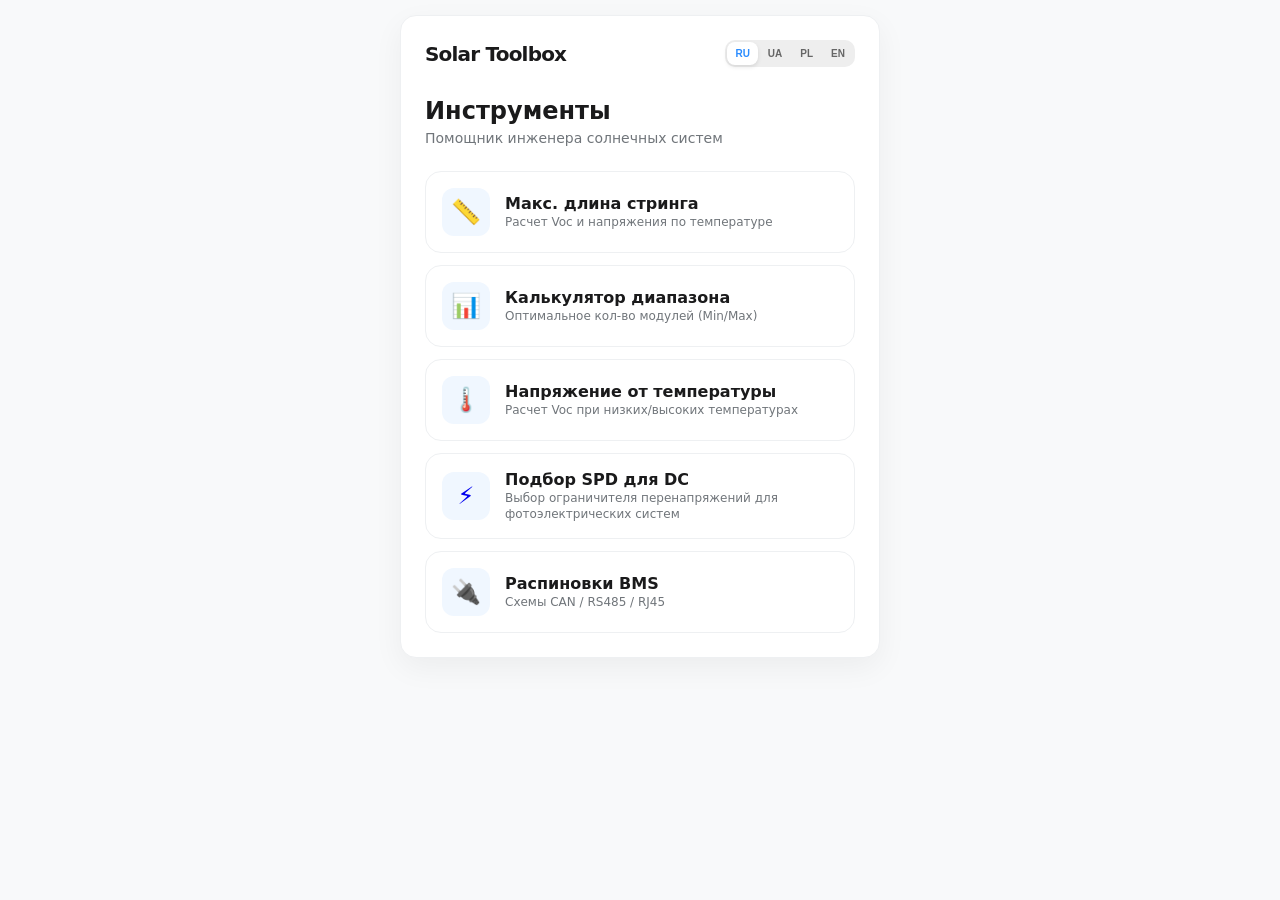
<file: index.html>
<!DOCTYPE html>
<html lang="ru">
<head>
    <script async src="https://www.googletagmanager.com/gtag/js?id=G-0JQD4RVE06"></script>
    <script>
      window.dataLayer = window.dataLayer || [];
      function gtag(){dataLayer.push(arguments);}
      gtag('js', new Date());
      gtag('config', 'G-0JQD4RVE06');
    </script>

    <link rel="icon" type="image/jpg" href="favicon.jpg">
    <meta charset="UTF-8">
    <meta name="viewport" content="width=device-width, initial-scale=1.0, maximum-scale=1.0, user-scalable=no">
    <title>Solar Toolbox</title>
    <style>
        :root { 
            --bg: #f8f9fa; 
            --card-bg: #ffffff; 
            --accent: #2a8cff; 
            --border: #eef0f2; 
            --radius: 16px; 
            --text-main: #1a1a1b;
            --text-muted: #70757a;
        }
        
        * { box-sizing: border-box; -webkit-tap-highlight-color: transparent; }
        
        body { 
            font-family: 'Segoe UI', system-ui, -apple-system, sans-serif; 
            background: var(--bg); 
            margin: 0; padding: 15px; 
            display: flex; justify-content: center; min-height: 100vh;
        }

        .container { 
            width: 100%; max-width: 480px; 
            background: var(--card-bg); padding: 24px; 
            border-radius: var(--radius); border: 1px solid var(--border);
            box-shadow: 0 10px 30px rgba(0,0,0,0.05); 
            height: fit-content;
            animation: fadeIn 0.3s ease;
        }

        @keyframes fadeIn { from { opacity: 0; transform: translateY(10px); } to { opacity: 1; transform: translateY(0); } }

        .header-top { display: flex; justify-content: space-between; align-items: center; margin-bottom: 30px; gap: 10px; }
        .logo-text { font-weight: 800; font-size: 20px; color: var(--text-main); letter-spacing: -0.8px; white-space: nowrap; }
        
        .lang-switch { display: flex; gap: 2px; background: #eee; padding: 2px; border-radius: 10px; }
        .lang-btn {
            padding: 6px 8px; font-size: 10px; font-weight: bold; border-radius: 8px;
            cursor: pointer; border: none; background: transparent; color: #666; transition: 0.2s;
        }
        .lang-btn.active { background: white; color: var(--accent); box-shadow: 0 2px 4px rgba(0,0,0,0.1); }

        .welcome { margin-bottom: 25px; }
        .welcome h1 { font-size: 24px; margin: 0; color: var(--text-main); }
        .welcome p { font-size: 14px; color: var(--text-muted); margin: 5px 0 0; }

        .main-grid { display: flex; flex-direction: column; gap: 12px; }
        .tool-card {
            background: #fff; border: 1px solid var(--border); border-radius: var(--radius);
            padding: 16px; display: flex; align-items: center; gap: 15px;
            cursor: pointer; transition: 0.2s; text-decoration: none;
        }
        .tool-card:active { transform: scale(0.98); background: #f9f9f9; }
        .tool-icon { font-size: 24px; width: 48px; height: 48px; background: #f0f7ff; border-radius: 12px; display: flex; align-items: center; justify-content: center; flex-shrink: 0; }
        .tool-info { display: flex; flex-direction: column; }
        .tool-title { font-weight: 700; color: var(--text-main); font-size: 16px; }
        .tool-desc { font-size: 12px; color: var(--text-muted); margin-top: 2px; line-height: 1.3; }
    </style>
</head>
<body>

<div class="container">
    <div class="header-top">
        <div class="logo-text">Solar Toolbox</div>
        <div class="lang-switch">
            <button class="lang-btn" onclick="setLang('ru')" data-l="ru">RU</button>
            <button class="lang-btn" onclick="setLang('ua')" data-l="ua">UA</button>
            <button class="lang-btn" onclick="setLang('pl')" data-l="pl">PL</button>
            <button class="lang-btn" onclick="setLang('en')" data-l="en">EN</button>
        </div>
    </div>

    <div class="welcome">
        <h1 data-t="w_h">Инструменты</h1>
        <p data-t="w_p">Помощник инженера солнечных систем</p>
    </div>
    
    <div class="main-grid">
        <a href="string.html" class="tool-card">
            <div class="tool-icon">📏</div>
            <div class="tool-info">
                <span class="tool-title" data-t="m1_t">Макс. длина стринга</span>
                <span class="tool-desc" data-t="m1_d">Расчет Voc и напряжения по температуре</span>
            </div>
        </a>

        <a href="string-range.html" class="tool-card">
            <div class="tool-icon">📊</div>
            <div class="tool-info">
                <span class="tool-title" data-t="m3_t">Калькулятор диапазона</span>
                <span class="tool-desc" data-t="m3_d">Оптимальное кол-во модулей (Min/Max)</span>
            </div>
        </a>
        
        <a href="voltage-temperature.html" class="tool-card">
            <div class="tool-icon">🌡️</div>
            <div class="tool-info">
                <span class="tool-title" data-t="m4_t">Напряжение от температуры</span>
                <span class="tool-desc" data-t="m4_d">Расчет Voc при низких/высоких температурах</span>
            </div>
        </a>
        
        <!-- НОВАЯ КАРТОЧКА: Подбор SPD для стороны DC -->
        <a href="spd-selection.html" class="tool-card">
            <div class="tool-icon">⚡</div>
            <div class="tool-info">
                <span class="tool-title" data-t="m5_t">Подбор SPD для DC</span>
                <span class="tool-desc" data-t="m5_d">Выбор ограничителя перенапряжений для фотоэлектрических систем</span>
            </div>
        </a>
        
        <a href="pinouts.html" class="tool-card">
            <div class="tool-icon">🔌</div>
            <div class="tool-info">
                <span class="tool-title" data-t="m2_t">Распиновки BMS</span>
                <span class="tool-desc" data-t="m2_d">Схемы CAN / RS485 / RJ45</span>
            </div>
        </a>
        
    </div>
</div>

<script>
const translations = {
    ru: { 
        w_h: "Инструменты", w_p: "Помощник инженера солнечных систем", 
        m1_t: "Макс. длина стринга", m1_d: "Расчет Voc и напряжения по температуре", 
        m2_t: "Распиновки BMS", m2_d: "Схемы CAN / RS485 / RJ45",
        m3_t: "Калькулятор диапазона", m3_d: "Оптимальное кол-во модулей (Min/Max)",
        m4_t: "Напряжение от температуры", m4_d: "Расчет Voc при низких/высоких температурах",
        m5_t: "Подбор SPD для DC", m5_d: "Выбор ограничителя перенапряжений для фотоэлектрических систем"
    },
    ua: { 
        w_h: "Інструменти", w_p: "Помічник інженера сонячних систем", 
        m1_t: "Макс. довжина стринга", m1_d: "Розрахунок Voc та напруги за температурою", 
        m2_t: "Розпіновки BMS", m2_d: "Схеми CAN / RS485 / RJ45",
        m3_t: "Калькулятор діапазону", m3_d: "Оптимальна кількість модулів (Min/Max)",
        m4_t: "Напруга від температури", m4_d: "Розрахунок Voc при низьких/високих температурах",
        m5_t: "Підбір SPD для DC", m5_d: "Вибір обмежувача перенапруг для фотоелектричних систем"
    },
    pl: { 
        w_h: "Narzędzia", w_p: "Asystent inżyniera systemów słonecznych", 
        m1_t: "Maks. długość stringa", m1_d: "Obliczanie Voc i napięcia w zależności od temperatury", 
        m2_t: "Pinouty BMS", m2_d: "Schematy CAN / RS485 / RJ45",
        m3_t: "Kalkulator zakresu", m3_d: "Optymalna liczba modułów (Min/Max)",
        m4_t: "Napięcie od temperatury", m4_d: "Obliczanie Voc w niskich/wysokich temperaturach",
        m5_t: "Dobór SPD dla DC", m5_d: "Wybór ogranicznika przepięć dla systemów fotowoltaicznych"
    },
    en: { 
        w_h: "Toolkit", w_p: "Solar Systems Engineer Assistant", 
        m1_t: "Max String Length", m1_d: "Voc & voltage temperature calculation", 
        m2_t: "BMS Pinouts", m2_d: "CAN / RS485 / RJ45 diagrams",
        m3_t: "String Range Calc", m3_d: "Optimal module count (Min/Max)",
        m4_t: "Voltage vs Temperature", m4_d: "Voc calculation at low/high temperatures",
        m5_t: "SPD Selection for DC", m5_d: "Surge protection device selection for PV systems"
    }
};

function setLang(lang) {
    localStorage.setItem('lang', lang);
    updateTexts();
}

function updateTexts() {
    const lang = localStorage.getItem('lang') || 'ru';
    document.querySelectorAll('[data-t]').forEach(el => {
        if(translations[lang][el.dataset.t]) {
            el.textContent = translations[lang][el.dataset.t];
        }
    });
    document.querySelectorAll('.lang-btn').forEach(b => {
        b.classList.toggle('active', b.dataset.l === lang);
    });
}

// Устанавливаем язык при загрузке
updateTexts();
</script>
</body>
</html>
</file>
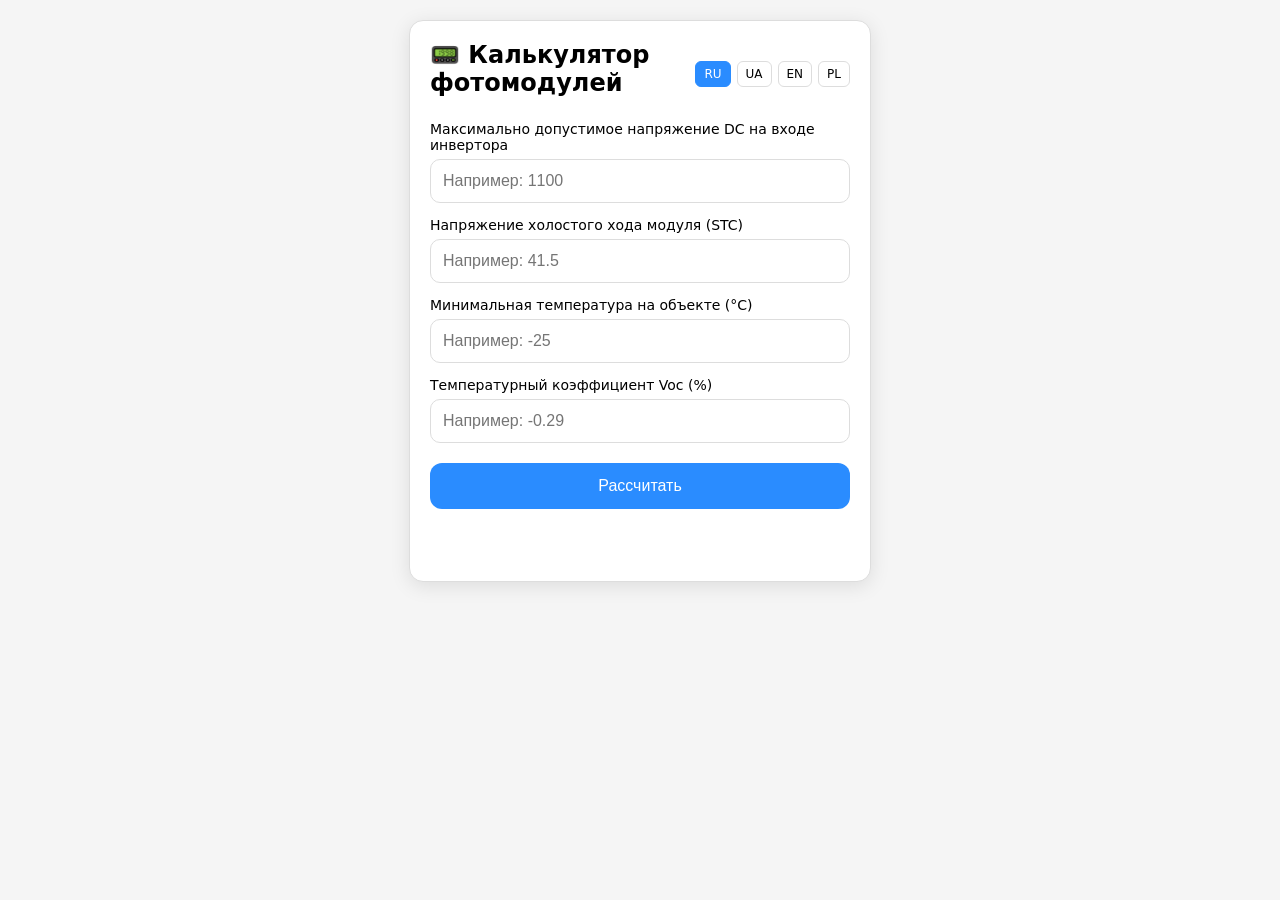
<file: index_v_1.html>
<!DOCTYPE html>
<html lang="ru">
<head>

<!-- Google tag (gtag.js) -->
<script async src="https://www.googletagmanager.com/gtag/js?id=G-0JQD4RVE06"></script>
<script>
  window.dataLayer = window.dataLayer || [];
  function gtag(){dataLayer.push(arguments);}
  gtag('js', new Date());

  gtag('config', 'G-0JQD4RVE06');
</script>
  
<meta charset="UTF-8">
<meta name="viewport" content="width=device-width, initial-scale=1.0">
<title>PV String Calculator</title>

<style>
    :root {
        --bg: #f5f5f5;
        --card-bg: #ffffff;
        --text: #222;
        --accent: #2a8cff;
        --border: #ddd;
        --shadow: 0 4px 20px rgba(0,0,0,0.1);
        --radius: 14px;
    }

    body {
        font-family: system-ui, Arial;
        background: var(--bg);
        margin: 0;
        padding: 20px;
        display: flex;
        justify-content: center;
    }

    .container {
        max-width: 420px;
        width: 100%;
        background: var(--card-bg);
        padding: 20px;
        border-radius: var(--radius);
        box-shadow: var(--shadow);
        border: 1px solid var(--border);
    }

    .top-bar {
        display: flex;
        justify-content: space-between;
        align-items: center;
    }

    h2 {
        margin: 0 0 10px 0;
    }

    .lang-switch {
        display: flex;
        gap: 6px;
    }

    .lang-btn {
        padding: 5px 8px;
        font-size: 12px;
        border-radius: 6px;
        border: 1px solid var(--border);
        cursor: pointer;
        transition: 0.2s;
    }

    .lang-btn.active {
        background: var(--accent);
        border-color: var(--accent);
        color: white;
    }

    label {
        font-size: 14px;
        margin-top: 14px;
        display: block;
    }

    input {
            width: 100%;
            padding: 12px;
            margin-top: 6px;
            border-radius: 10px;
            border: 1px solid var(--border);
            font-size: 16px;
            transition: 0.2s;
            box-sizing: border-box; 
    }

    button {
        width: 100%;
        margin-top: 20px;
        padding: 14px;
        background: var(--accent);
        color: white;
        border: none;
        border-radius: 12px;
        font-size: 16px;
        cursor: pointer;
    }

    .result {
    margin-top: 20px;
    padding: 15px;
    border-radius: 12px;
    border: 1px solid var(--border);
    font-weight: bold;
    font-size: 16px;
    text-align: center;
    opacity: 0;
    transform: translateY(10px);
    transition: all 0.4s ease;
}

.result.show {
    opacity: 1;
    transform: translateY(0);
}

.copy-btn {
    width: 100%;
    margin-top: 12px;
    padding: 12px;
    border-radius: 12px;
    background: #28a745;
    color: white;
    border: none;
    font-size: 15px;
    cursor: pointer;
    display: none;
    transition: background 0.3s;
}

.copy-btn:hover {
    background: #218838;
}

.copy-btn.copied {
    background: #6c757d;
}

</style>
</head>
<body>

<div class="container">

    <div class="top-bar">
        <h2 id="title">📟 Калькулятор фотомодулей</h2>
        <div class="lang-switch">
            <div class="lang-btn" data-lang="ru">RU</div>
            <div class="lang-btn" data-lang="ua">UA</div>
            <div class="lang-btn" data-lang="en">EN</div>
            <div class="lang-btn" data-lang="pl">PL</div>
        </div>
    </div>

    <label id="l1"></label>
    <input type="number" id="E13">

    <label id="l2"></label>
    <input type="number" id="E14">

    <label id="l3"></label>
    <input type="number" id="E15">

    <label id="l4"></label>
    <input type="number" id="E16">

    <button onclick="calculate()" id="calcBtn"></button>

    <div class="result" id="result"></div>
    <button id="copyBtn" class="copy-btn">📋 Скопировать результат</button>

</div>

<script>
// Мультиязычный пакет
const T = {
    ru: {
        title: "📟 Калькулятор фотомодулей",
        l1: "Максимально допустимое напряжение DC на входе инвертора",
        l2: "Напряжение холостого хода модуля (STC)",
        l3: "Минимальная температура на объекте (°C)",
        l4: "Температурный коэффициент Voc (%)",
        ph1: "Например: 1100",
        ph2: "Например: 41.5",
        ph3: "Например: -25",
        ph4: "Например: -0.29",
        calc: "Рассчитать",
        empty: "⚠️ Заполните все поля",
        result: "🔋 Максимальное количество модулей: ",
        copyBtn: "📋 Скопировать результат",
        copied: "✅ Скопировано!",
        calculatedVoc: "📊 Расчетный Voc",
        explanation: "Напряжение при минимальной температуре"
    },
    ua: {
        title: "📟 Калькулятор фотомодулів",
        l1: "Максимальна напруга DC інвертора",
        l2: "Voc модуля (STC)",
        l3: "Мінімальна температура на об'єкті (°C)",
        l4: "Температурний коефіцієнт Voc (%)",
        ph1: "Наприклад: 1100",
        ph2: "Наприклад: 41.5",
        ph3: "Наприклад: -25",
        ph4: "Наприклад: -0.29",
        calc: "Розрахувати",
        empty: "⚠️ Заповніть всі поля",
        result: "🔋 Максимальна кількість модулів: ",
        copyBtn: "📋 Копіювати результат",
        copied: "✅ Скопійовано!",
        calculatedVoc: "📊 Розрахунковий Voc",
        explanation: "Напруга при мінімальній температурі"
    },
    en: {
        title: "📟 PV Module Calculator",
        l1: "Max DC input voltage of inverter",
        l2: "Module Voc (STC)",
        l3: "Minimum ambient temperature (°C)",
        l4: "Temperature coefficient Voc (%)",
        ph1: "Example: 1100",
        ph2: "Example: 41.5",
        ph3: "Example: -25",
        ph4: "Example: -0.29",
        calc: "Calculate",
        empty: "⚠️ Please fill all fields",
        result: "🔋 Maximum number of modules: ",
        copyBtn: "📋 Copy result",
        copied: "✅ Copied!",
        calculatedVoc: "📊 Calculated Voc",
        explanation: "Voltage at minimum temperature"
    },
    pl: {
        title: "📟 Kalkulator modułów PV",
        l1: "Maksymalne napięcie wejściowe DC falownika",
        l2: "Voc modułu (STC)",
        l3: "Minimalna temperatura otoczenia (°C)",
        l4: "Współczynnik temperaturowy Voc (%)",
        ph1: "Przykład: 1100",
        ph2: "Przykład: 41.5",
        ph3: "Przykład: -25",
        ph4: "Przykład: -0.29",
        calc: "Oblicz",
        empty: "⚠️ Uzupełnij wszystkie pola",
        result: "🔋 Maksymalna liczba modułów: ",
        copyBtn: "📋 Skopiuj wynik",
        copied: "✅ Skopiowano!",
        calculatedVoc: "📊 Obliczony Voc",
        explanation: "Napięcie przy minimalnej temperaturze"
    }
};

// Установка языка
function applyLang(lang) {
    localStorage.setItem("lang", lang);
    const t = T[lang];

    title.textContent = t.title;
    l1.textContent = t.l1;
    l2.textContent = t.l2;
    l3.textContent = t.l3;
    l4.textContent = t.l4;

    E13.placeholder = t.ph1;
    E14.placeholder = t.ph2;
    E15.placeholder = t.ph3;
    E16.placeholder = t.ph4;

    calcBtn.textContent = t.calc;
    copyBtn.textContent = t.copyBtn;

    document.querySelectorAll(".lang-btn").forEach(btn =>
        btn.classList.toggle("active", btn.dataset.lang === lang)
    );
}

// Выбор вручную
document.querySelectorAll(".lang-btn").forEach(btn => {
    btn.onclick = () => applyLang(btn.dataset.lang);
});

// Автоопределение Telegram
try {
    const tgLang = Telegram?.WebApp?.initDataUnsafe?.user?.language_code?.slice(0,2);
    if (tgLang && T[tgLang]) applyLang(tgLang);
} catch {}

// Если нет saved language — включим русский
applyLang(localStorage.getItem("lang") || "ru");

// Глобальные переменные для хранения данных
let lastResult = "";
let lastCalculationData = {};

// Расчёт
function calculate() {
    let lang = localStorage.getItem("lang") || "ru";
    let t = T[lang];

    let E13v = +E13.value;
    let E14v = +E14.value;
    let E15v = +E15.value;
    let E16v = +E16.value;

    if (!E13v || !E14v || !E15v || !E16v) {
        result.textContent = t.empty;
        result.classList.add("show");
        copyBtn.style.display = "none";
        return;
    }

    let VocCorr = E14v * (1 + (E15v - 25) * (E16v / 100));
    let count = Math.floor(E13v / VocCorr);

    lastResult = t.result + count;
    
    // Сохраняем данные расчета
    lastCalculationData = {
        maxVoltage: E13v,
        moduleVoc: E14v,
        minTemp: E15v,
        tempCoefficient: E16v,
        calculatedVoc: VocCorr.toFixed(2),
        maxModules: count,
        lang: lang
    };

    result.textContent = lastResult;

    // Анимация
    result.classList.remove("show");
    setTimeout(() => result.classList.add("show"), 20);

    // Показать кнопку копирования
    copyBtn.style.display = "block";
    copyBtn.classList.remove("copied");
    copyBtn.textContent = t.copyBtn;
}

// Функция копирования в буфер обмена
function copyToClipboard() {
    let lang = localStorage.getItem("lang") || "ru";
    let t = T[lang];
    
    // Формируем текст для копирования
    let textToCopy = ` ${t.title}\n\n`;
    textToCopy += `✅ ${t.l1}: ${lastCalculationData.maxVoltage} V\n`;
    textToCopy += `✅ ${t.l2}: ${lastCalculationData.moduleVoc} V\n`;
    textToCopy += `✅ ${t.l3}: ${lastCalculationData.minTemp} °C\n`;
    textToCopy += `✅ ${t.l4}: ${lastCalculationData.tempCoefficient}%\n`;
    textToCopy += `${t.calculatedVoc}: ${lastCalculationData.calculatedVoc} V (${t.explanation})\n\n`;
    textToCopy += `📊 ${lastResult}`;
    
    // Используем современный Clipboard API
    navigator.clipboard.writeText(textToCopy).then(() => {
        // Успешное копирование
        copyBtn.textContent = t.copied;
        copyBtn.classList.add("copied");
        
        // Возвращаем оригинальный текст через 2 секунды
        setTimeout(() => {
            copyBtn.textContent = t.copyBtn;
            copyBtn.classList.remove("copied");
        }, 2000);
    }).catch(err => {
        // Fallback для старых браузеров
        console.error('Не удалось скопировать: ', err);
        // Пытаемся использовать старый метод
        const textArea = document.createElement('textarea');
        textArea.value = textToCopy;
        document.body.appendChild(textArea);
        textArea.select();
        try {
            document.execCommand('copy');
            copyBtn.textContent = t.copied;
            copyBtn.classList.add("copied");
            
            setTimeout(() => {
                copyBtn.textContent = t.copyBtn;
                copyBtn.classList.remove("copied");
            }, 2000);
        } catch (err) {
            alert('Не удалось скопировать. Пожалуйста, скопируйте результат вручную.');
        }
        document.body.removeChild(textArea);
    });
}

// Назначаем обработчик для кнопки копирования
document.getElementById('copyBtn').addEventListener('click', copyToClipboard);

</script>

</body>
</html>
</file>
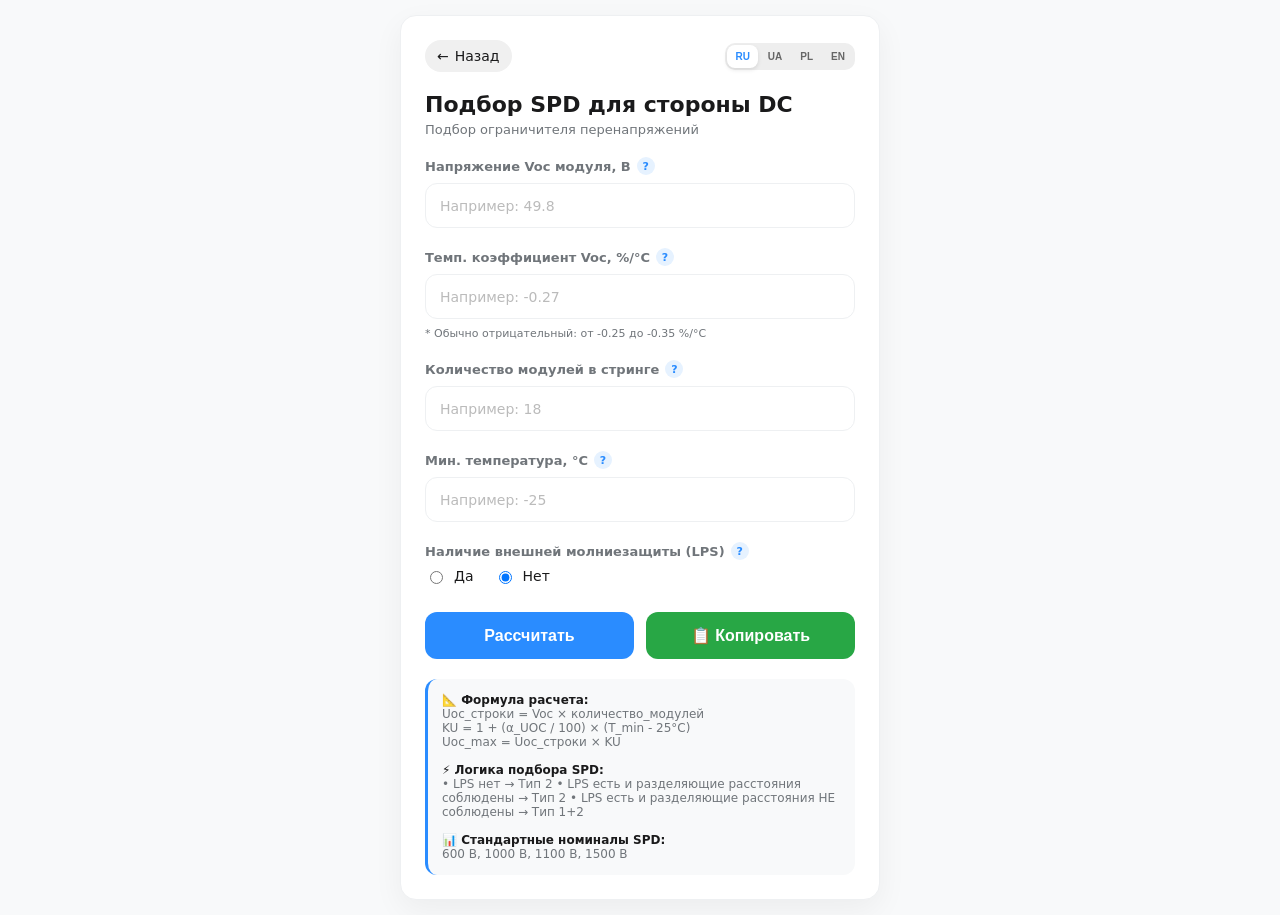
<file: spd-selection.html>
<!DOCTYPE html>
<html lang="ru">
<head>
    <script async src="https://www.googletagmanager.com/gtag/js?id=G-0JQD4RVE06"></script>
    <script>
      window.dataLayer = window.dataLayer || [];
      function gtag(){dataLayer.push(arguments);}
      gtag('js', new Date());
      gtag('config', 'G-0JQD4RVE06');
    </script>
    
    <link rel="icon" type="image/jpg" href="favicon.jpg">
    <meta charset="UTF-8">
    <meta name="viewport" content="width=device-width, initial-scale=1.0, maximum-scale=1.0, user-scalable=no">
    <title>Solar Toolbox - Подбор SPD для стороны DC</title>

    <style>
        :root { 
            --bg: #f8f9fa; 
            --card-bg: #ffffff; 
            --accent: #2a8cff; 
            --accent-light: #e6f2ff;
            --border: #eef0f2; 
            --radius: 16px; 
            --text-main: #1a1a1b;
            --text-muted: #70757a;
            --danger: #ff6b6b;
            --warning: #ffc107;
        }

        * { box-sizing: border-box; -webkit-tap-highlight-color: transparent; }

        body { 
            font-family: 'Segoe UI', system-ui, -apple-system, sans-serif; 
            background: var(--bg); 
            margin: 0; padding: 15px; 
            display: flex; justify-content: center; min-height: 100vh;
        }

        .container { 
            width: 100%; max-width: 480px; 
            background: var(--card-bg); padding: 24px; 
            border-radius: var(--radius); border: 1px solid var(--border);
            box-shadow: 0 10px 30px rgba(0,0,0,0.05); 
            height: fit-content;
            animation: fadeIn 0.3s ease;
        }

        @keyframes fadeIn { from { opacity: 0; transform: translateY(10px); } to { opacity: 1; transform: translateY(0); } }

        .header-top { display: flex; justify-content: space-between; align-items: center; margin-bottom: 20px; gap: 10px; flex-wrap: wrap; }
        .back-btn {
            display: flex;
            align-items: center;
            gap: 6px;
            background: #f0f0f0;
            padding: 8px 12px;
            border-radius: 30px;
            text-decoration: none;
            color: var(--text-main);
            font-size: 14px;
            font-weight: 500;
            transition: 0.2s;
        }
        .back-btn:active { background: #e0e0e0; transform: scale(0.97); }
        
        .lang-switch { display: flex; gap: 2px; background: #eee; padding: 2px; border-radius: 10px; }
        .lang-btn {
            padding: 6px 8px; font-size: 10px; font-weight: bold; border-radius: 8px;
            cursor: pointer; border: none; background: transparent; color: #666; transition: 0.2s;
        }
        .lang-btn.active { background: white; color: var(--accent); box-shadow: 0 2px 4px rgba(0,0,0,0.1); }

        .page-title { margin-bottom: 20px; }
        .page-title h1 { font-size: 22px; margin: 0; color: var(--text-main); }
        .page-title p { font-size: 13px; color: var(--text-muted); margin: 5px 0 0; }

        .input-group {
            margin-bottom: 20px;
            position: relative;
        }
        .input-group label {
            display: block;
            font-size: 13px;
            font-weight: 600;
            color: var(--text-muted);
            margin-bottom: 8px;
        }
        .input-group input, .input-group select {
            width: 100%;
            padding: 12px 14px;
            border: 1px solid var(--border);
            border-radius: 12px;
            font-size: 16px;
            font-family: inherit;
            transition: 0.2s;
            background: #fff;
        }
        .input-group input:focus, .input-group select:focus {
            outline: none;
            border-color: var(--accent);
            box-shadow: 0 0 0 3px rgba(42, 140, 255, 0.1);
        }
        .input-group input::placeholder {
            color: #bbb;
            font-size: 14px;
        }

        .label-with-tooltip {
            display: flex;
            align-items: center;
            gap: 6px;
            margin-bottom: 8px;
        }
        .label-with-tooltip label {
            margin-bottom: 0;
        }
        
        .tooltip-icon {
            display: inline-flex;
            align-items: center;
            justify-content: center;
            width: 18px;
            height: 18px;
            background: var(--accent-light);
            border-radius: 50%;
            font-size: 11px;
            cursor: help;
            color: var(--accent);
            transition: all 0.2s;
            font-weight: bold;
        }
        .tooltip-icon:hover {
            background: var(--accent);
            color: white;
            transform: scale(1.05);
        }
        
        .tooltip-message {
            position: fixed;
            background: var(--card-bg);
            color: var(--text-main);
            padding: 10px 14px;
            border-radius: 12px;
            font-size: 12px;
            max-width: 260px;
            z-index: 1000;
            pointer-events: none;
            box-shadow: 0 4px 12px rgba(0,0,0,0.15);
            border: 1px solid var(--border);
            line-height: 1.4;
            animation: tooltipFade 0.2s ease;
        }
        
        @keyframes tooltipFade {
            from { opacity: 0; transform: translateY(-5px); }
            to { opacity: 1; transform: translateY(0); }
        }

        .radio-group {
            display: flex;
            gap: 20px;
            margin-top: 8px;
        }
        .radio-group label {
            display: flex;
            align-items: center;
            gap: 8px;
            font-weight: normal;
            font-size: 14px;
            cursor: pointer;
            color: var(--text-main);
        }
        .radio-group input[type="radio"] {
            width: auto;
            cursor: pointer;
        }

        .conditional-fields {
            margin-top: 15px;
            padding: 15px;
            background: var(--bg);
            border-radius: 12px;
            border-left: 3px solid var(--accent);
            display: none;
        }
        .conditional-fields.active {
            display: block;
            animation: slideDown 0.3s ease;
        }

        @keyframes slideDown {
            from { opacity: 0; transform: translateY(-10px); }
            to { opacity: 1; transform: translateY(0); }
        }

        .result-card {
            background: var(--accent-light);
            border-radius: var(--radius);
            padding: 20px;
            margin: 20px 0;
            text-align: center;
        }
        .result-label {
            font-size: 12px;
            color: var(--text-muted);
            margin-bottom: 8px;
        }
        .result-value {
            font-size: 28px;
            font-weight: 800;
            color: var(--accent);
        }
        .result-unit {
            font-size: 14px;
            font-weight: normal;
            color: var(--text-muted);
        }

        .recommendation-card {
            background: linear-gradient(135deg, var(--accent) 0%, #1a6fd6 100%);
            border-radius: var(--radius);
            padding: 20px;
            margin: 20px 0;
            text-align: center;
            color: white;
        }
        .recommendation-label {
            font-size: 12px;
            opacity: 0.9;
            margin-bottom: 8px;
        }
        .recommendation-value {
            font-size: 18px;
            font-weight: 800;
            word-break: break-word;
            line-height: 1.4;
        }

        .warning-box {
            background: #fff3cd;
            border-left: 4px solid var(--warning);
            padding: 12px;
            margin: 15px 0;
            border-radius: 12px;
            font-size: 13px;
            color: #856404;
        }

        .error-message {
            background: #fff0f0;
            border-left: 3px solid var(--danger);
            padding: 12px;
            border-radius: 12px;
            margin-bottom: 20px;
            font-size: 13px;
            color: #d32f2f;
            display: none;
        }
        
        .toast {
            position: fixed;
            bottom: 30px;
            left: 50%;
            transform: translateX(-50%);
            background: rgba(0,0,0,0.8);
            color: white;
            padding: 10px 20px;
            border-radius: 30px;
            font-size: 14px;
            z-index: 1000;
            animation: fadeOut 2s ease forwards;
            pointer-events: none;
        }
        
        @keyframes fadeOut {
            0% { opacity: 1; transform: translateX(-50%) translateY(0); }
            70% { opacity: 1; }
            100% { opacity: 0; transform: translateX(-50%) translateY(20px); visibility: hidden; }
        }

        .button-group {
            display: flex;
            gap: 12px;
            margin-bottom: 20px;
        }
        
        button {
            flex: 1;
            padding: 14px;
            background: var(--accent);
            color: white;
            border: none;
            border-radius: 12px;
            font-size: 16px;
            font-weight: 600;
            cursor: pointer;
            transition: 0.2s;
        }
        button:active {
            transform: scale(0.98);
            background: #1a6fd6;
        }
        
        .copy-btn {
            background: #28a745;
        }
        .copy-btn:active {
            background: #218838;
        }

        .info-box {
            background: #f8f9fa;
            border-radius: 12px;
            padding: 14px;
            margin-top: 20px;
            font-size: 12px;
            color: var(--text-muted);
            border-left: 3px solid var(--accent);
        }
        .info-box strong {
            color: var(--text-main);
        }

        .note {
            font-size: 11px;
            color: var(--text-muted);
            margin-top: 8px;
        }

        @media (max-width: 480px) {
            .container { padding: 20px; }
            .result-value { font-size: 24px; }
            .recommendation-value { font-size: 14px; }
            .button-group { flex-direction: column; }
            button { padding: 12px; }
        }
    </style>
</head>
<body>

<div class="container">
    <div class="header-top">
        <a href="index.html" class="back-btn">← <span>Назад</span></a>
        <div class="lang-switch">
            <button class="lang-btn" onclick="setLang('ru')" data-l="ru">RU</button>
            <button class="lang-btn" onclick="setLang('ua')" data-l="ua">UA</button>
            <button class="lang-btn" onclick="setLang('pl')" data-l="pl">PL</button>
            <button class="lang-btn" onclick="setLang('en')" data-l="en">EN</button>
        </div>
    </div>

    <div class="page-title">
        <h1 data-t="title">Подбор SPD для стороны DC</h1>
        <p data-t="subtitle">Подбор ограничителя перенапряжений</p>
    </div>
    
    <div class="error-message" id="errorMessage"></div>

    <div class="input-group">
        <div class="label-with-tooltip">
            <label data-t="label_uoc">Напряжение Voc модуля, В</label>
            <span class="tooltip-icon" data-tooltip-ru="Напряжение холостого хода при STC (1000 Вт/м², 25°C). Указывается в даташите модуля." data-tooltip-ua="Напруга холостого ходу при STC (1000 Вт/м², 25°C). Вказується в даташиті модуля." data-tooltip-pl="Napięcie jałowe w warunkach STC (1000 W/m², 25°C). Podane w karcie katalogowej modułu." data-tooltip-en="Open circuit voltage at STC (1000 W/m², 25°C). Specified in the module datasheet.">?</span>
        </div>
        <input type="number" id="uoc_stc" step="0.1" placeholder="" data-placeholder="uoc_placeholder">
    </div>

    <div class="input-group">
        <div class="label-with-tooltip">
            <label data-t="label_alpha">Темп. коэффициент Voc, %/°C</label>
            <span class="tooltip-icon" data-tooltip-ru="Температурный коэффициент напряжения. Обычно отрицательный: -0.25...-0.35 %/°C. Указывается в даташите." data-tooltip-ua="Температурний коефіцієнт напруги. Зазвичай від'ємний: -0.25...-0.35 %/°C. Вказується в даташиті." data-tooltip-pl="Współczynnik temperaturowy napięcia. Zazwyczaj ujemny: -0.25...-0.35 %/°C. Podany w karcie katalogowej." data-tooltip-en="Temperature coefficient of voltage. Usually negative: -0.25...-0.35 %/°C. Specified in the datasheet.">?</span>
        </div>
        <input type="number" id="alpha_uoc" step="0.01" placeholder="" data-placeholder="alpha_placeholder">
        <div class="note" data-t="alpha_note">* Обычно отрицательный: от -0.25 до -0.35 %/°C</div>
    </div>

    <div class="input-group">
        <div class="label-with-tooltip">
            <label data-t="label_count">Количество модулей в стринге</label>
            <span class="tooltip-icon" data-tooltip-ru="Общее количество модулей, соединенных последовательно в одном стринге." data-tooltip-ua="Загальна кількість модулів, з'єднаних послідовно в одному стрінгу." data-tooltip-pl="Całkowita liczba modułów połączonych szeregowo w jednym stringu." data-tooltip-en="Total number of modules connected in series in one string.">?</span>
        </div>
        <input type="number" id="modules_count" placeholder="" data-placeholder="count_placeholder">
    </div>

    <div class="input-group">
        <div class="label-with-tooltip">
            <label data-t="label_tmin">Мин. температура, °C</label>
            <span class="tooltip-icon" data-tooltip-ru="Минимальная температура воздуха в месте установки." data-tooltip-ua="Мінімальна температура повітря в місці встановлення." data-tooltip-pl="Minimalna temperatura powietrza w miejscu instalacji." data-tooltip-en="Minimum ambient temperature at the installation site.">?</span>
        </div>
        <input type="number" id="t_min" placeholder="" data-placeholder="temp_placeholder">
    </div>

    <div class="input-group">
        <div class="label-with-tooltip">
            <label data-t="label_lps">Наличие внешней молниезащиты (LPS)</label>
            <span class="tooltip-icon" data-tooltip-ru="External Lightning Protection System - наличие системы внешней молниезащиты на здании." data-tooltip-ua="External Lightning Protection System - наявність системи зовнішнього блискавкозахисту на будівлі." data-tooltip-pl="External Lightning Protection System - obecność systemu ochrony odgromowej na budynku." data-tooltip-en="External Lightning Protection System - presence of lightning protection system on the building.">?</span>
        </div>
        <div class="radio-group">
            <label>
                <input type="radio" name="lps" value="yes" onchange="toggleSeparationField(true)"> <span data-t="lps_yes">Да</span>
            </label>
            <label>
                <input type="radio" name="lps" value="no" checked onchange="toggleSeparationField(false)"> <span data-t="lps_no">Нет</span>
            </label>
        </div>
    </div>

    <div id="separation_field" class="conditional-fields">
        <div class="input-group">
            <div class="label-with-tooltip">
                <label data-t="label_separation">Разделяющие расстояния соблюдены</label>
                <span class="tooltip-icon" data-tooltip-ru="Соблюдены ли разделяющие расстояния между молниезащитой и фотоэлектрической системой согласно IEC 62305." data-tooltip-ua="Чи дотримані розділові відстані між блискавкозахистом та фотоелектричною системою згідно IEC 62305." data-tooltip-pl="Czy zachowane są odległości separacyjne między ochroną odgromową a systemem fotowoltaicznym zgodnie z IEC 62305." data-tooltip-en="Are separation distances maintained between lightning protection and PV system according to IEC 62305.">?</span>
            </div>
            <div class="radio-group">
                <label>
                    <input type="radio" name="separation" value="yes"> <span data-t="separation_yes">Да</span>
                </label>
                <label>
                    <input type="radio" name="separation" value="no" checked> <span data-t="separation_no">Нет</span>
                </label>
            </div>
        </div>
    </div>

    <div class="button-group">
        <button onclick="calculateSPD()" data-t="calc_btn">Рассчитать</button>
        <button onclick="copyResults()" class="copy-btn" data-t="copy_btn">📋 Копировать</button>
    </div>

    <div id="results" style="display: none;">
        <div class="result-card">
            <div class="result-label" data-t="result_label1">Напряжение строки Uoc_STC</div>
            <div class="result-value" id="uoc_string_value">— <span class="result-unit">В</span></div>
            <div class="result-label" data-t="result_label2" style="margin-top: 12px;">Температурный коэффициент KU</div>
            <div class="result-value" id="ku_value">—</div>
            <div class="result-label" data-t="result_label3" style="margin-top: 12px;">Максимальное напряжение Uoc_max</div>
            <div class="result-value" id="uoc_max_value">— <span class="result-unit">В</span></div>
        </div>

        <div id="warningContainer"></div>

        <div class="recommendation-card">
            <div class="recommendation-label" data-t="rec_label">Рекомендуемый SPD</div>
            <div class="recommendation-value" id="spd_recommendation">—</div>
        </div>
    </div>

    <div class="info-box">
        <strong data-t="formula_title">📐 Формула расчета:</strong><br>
        <span data-t="formula1">Uoc_строки = Voc × количество_модулей</span><br>
        <span data-t="formula2">KU = 1 + (α_UOC / 100) × (T_min - 25°C)</span><br>
        <span data-t="formula3">Uoc_max = Uoc_строки × KU</span><br><br>
        <strong data-t="spd_logic">⚡ Логика подбора SPD:</strong><br>
        <span data-t="spd_logic_text">• LPS нет → Тип 2<br>• LPS есть и разделяющие расстояния соблюдены → Тип 2<br>• LPS есть и разделяющие расстояния НЕ соблюдены → Тип 1+2</span><br><br>
        <strong data-t="std_title">📊 Стандартные номиналы SPD:</strong><br>
        <span data-t="std_text">600 В, 1000 В, 1100 В, 1500 В</span>
    </div>
</div>

<script>
const translations = {
    ru: {
        title: "Подбор SPD для стороны DC",
        subtitle: "Подбор ограничителя перенапряжений",
        label_uoc: "Напряжение Voc модуля, В",
        label_alpha: "Темп. коэффициент Voc, %/°C",
        alpha_note: "* Обычно отрицательный: от -0.25 до -0.35 %/°C",
        label_count: "Количество модулей в стринге",
        label_tmin: "Мин. температура, °C",
        label_lps: "Наличие внешней молниезащиты (LPS)",
        lps_yes: "Да",
        lps_no: "Нет",
        label_separation: "Разделяющие расстояния соблюдены",
        separation_yes: "Да",
        separation_no: "Нет",
        calc_btn: "Рассчитать",
        copy_btn: "📋 Копировать",
        result_label1: "Напряжение строки Uoc_STC",
        result_label2: "Температурный коэффициент KU",
        result_label3: "Максимальное напряжение Uoc_max",
        rec_label: "Рекомендуемый SPD",
        formula_title: "📐 Формула расчета:",
        formula1: "Uoc_строки = Voc × количество_модулей",
        formula2: "KU = 1 + (α_UOC / 100) × (T_min - 25°C)",
        formula3: "Uoc_max = Uoc_строки × KU",
        spd_logic: "⚡ Логика подбора SPD:",
        spd_logic_text: "• LPS нет → Тип 2\n• LPS есть и разделяющие расстояния соблюдены → Тип 2\n• LPS есть и разделяющие расстояния НЕ соблюдены → Тип 1+2",
        std_title: "📊 Стандартные номиналы SPD:",
        std_text: "600 В, 1000 В, 1100 В, 1500 В",
        error_empty: "Пожалуйста, заполните все поля",
        error_negative_modules: "Количество модулей должно быть положительным числом",
        error_positive_alpha: "Температурный коэффициент Voc обычно отрицательный. Пожалуйста, проверьте значение",
        error_high_temp: "Минимальная температура не может быть выше 25°C",
        copied: "✅ Результаты скопированы!",
        warning_over_1500: "⚠️ Внимание! Расчётное напряжение {uoc_max} В превышает 1500 В. Пожалуйста, проверьте входные данные: количество модулей в стринге, Uoc_STC модуля, минимальную температуру.",
        warning_over_1000: "⚠️ Внимание! Расчетное напряжение {uoc_max} В превышает 1000 В. Рекомендуемый SPD на {spd_voltage} В. Убедитесь, что инвертор и другие компоненты системы поддерживают данное напряжение.",
        warning_invalid_params: "⚠️ Внимание! Обнаружены некорректные параметры. Пожалуйста, проверьте входные данные. Возможно, количество модулей слишком велико или температурный коэффициент указан неверно.",
        spd_type_2: "Тип 2",
        spd_type_1_2: "Тип 1+2",
        share_text: "📊 Подбор SPD для стороны DC:\n\nVoc модуля: {uoc_stc} В\nα_UOC: {alpha} %/°C\nКоличество модулей: {count} шт\nT_min: {t_min}°C\nLPS: {lps}\n{separation}\n--------------------------\nUoc_строки STC: {uoc_string} В\nKU: {ku}\nUoc_max: {uoc_max} В\n--------------------------\n✅ Рекомендуемый SPD: {spd}",
        uoc_placeholder: "Например: 49.8",
        alpha_placeholder: "Например: -0.27",
        count_placeholder: "Например: 18",
        temp_placeholder: "Например: -25",
        lps_yes_text: "Есть",
        lps_no_text: "Нет",
        separation_text: "Разделяющие расстояния соблюдены: "
    },
    ua: {
        title: "Підбір SPD для сторони DC",
        subtitle: "Підбір обмежувача перенапруг",
        label_uoc: "Напруга Voc модуля, В",
        label_alpha: "Темп. коефіцієнт Voc, %/°C",
        alpha_note: "* Зазвичай від'ємний: від -0.25 до -0.35 %/°C",
        label_count: "Кількість модулів у стрінгу",
        label_tmin: "Мін. температура, °C",
        label_lps: "Наявність зовнішнього блискавкозахисту (LPS)",
        lps_yes: "Так",
        lps_no: "Ні",
        label_separation: "Розділові відстані дотримані",
        separation_yes: "Так",
        separation_no: "Ні",
        calc_btn: "Розрахувати",
        copy_btn: "📋 Копіювати",
        result_label1: "Напруга рядка Uoc_STC",
        result_label2: "Температурний коефіцієнт KU",
        result_label3: "Максимальна напруга Uoc_max",
        rec_label: "Рекомендований SPD",
        formula_title: "📐 Формула розрахунку:",
        formula1: "Uoc_рядка = Voc × кількість_модулів",
        formula2: "KU = 1 + (α_UOC / 100) × (T_min - 25°C)",
        formula3: "Uoc_max = Uoc_рядка × KU",
        spd_logic: "⚡ Логіка підбору SPD:",
        spd_logic_text: "• LPS немає → Тип 2\n• LPS є і розділові відстані дотримані → Тип 2\n• LPS є і розділові відстані НЕ дотримані → Тип 1+2",
        std_title: "📊 Стандартні номінали SPD:",
        std_text: "600 В, 1000 В, 1100 В, 1500 В",
        error_empty: "Будь ласка, заповніть всі поля",
        error_negative_modules: "Кількість модулів має бути додатним числом",
        error_positive_alpha: "Температурний коефіцієнт Voc зазвичай від'ємний. Будь ласка, перевірте значення",
        error_high_temp: "Мінімальна температура не може бути вище 25°C",
        copied: "✅ Результати скопійовано!",
        warning_over_1500: "⚠️ Увага! Розрахункова напруга {uoc_max} В перевищує 1500 В. Будь ласка, перевірте вхідні дані: кількість модулів у стрінгу, Uoc_STC модуля, мінімальну температуру.",
        warning_over_1000: "⚠️ Увага! Розрахункова напруга {uoc_max} В перевищує 1000 В. Рекомендований SPD на {spd_voltage} В. Переконайтеся, що інвертор та інші компоненти системи підтримують дану напругу.",
        warning_invalid_params: "⚠️ Увага! Виявлено некоректні параметри. Будь ласка, перевірте вхідні дані. Можливо, кількість модулів занадто велика або температурний коефіцієнт вказано невірно.",
        spd_type_2: "Тип 2",
        spd_type_1_2: "Тип 1+2",
        share_text: "📊 Підбір SPD для сторони DC:\n\nVoc модуля: {uoc_stc} В\nα_UOC: {alpha} %/°C\nКількість модулів: {count} шт\nT_min: {t_min}°C\nLPS: {lps}\n{separation}\n--------------------------\nUoc_рядка STC: {uoc_string} В\nKU: {ku}\nUoc_max: {uoc_max} В\n--------------------------\n✅ Рекомендований SPD: {spd}",
        uoc_placeholder: "Наприклад: 49.8",
        alpha_placeholder: "Наприклад: -0.27",
        count_placeholder: "Наприклад: 18",
        temp_placeholder: "Наприклад: -25",
        lps_yes_text: "Є",
        lps_no_text: "Немає",
        separation_text: "Розділові відстані дотримані: "
    },
    pl: {
        title: "Dobór SPD dla strony DC",
        subtitle: "Dobór ogranicznika przepięć",
        label_uoc: "Napięcie Voc modułu, V",
        label_alpha: "Współcz. temp. Voc, %/°C",
        alpha_note: "* Zwykle ujemny: od -0.25 do -0.35 %/°C",
        label_count: "Liczba modułów w stringu",
        label_tmin: "Min. temperatura, °C",
        label_lps: "Obecność zewnętrznej LPS",
        lps_yes: "Tak",
        lps_no: "Nie",
        label_separation: "Zachowane odległości separacyjne",
        separation_yes: "Tak",
        separation_no: "Nie",
        calc_btn: "Oblicz",
        copy_btn: "📋 Kopiuj",
        result_label1: "Napięcie stringa Uoc_STC",
        result_label2: "Współczynnik temperaturowy KU",
        result_label3: "Maksymalne napięcie Uoc_max",
        rec_label: "Zalecany SPD",
        formula_title: "📐 Wzór obliczeniowy:",
        formula1: "Uoc_stringa = Voc × liczba_modułów",
        formula2: "KU = 1 + (α_UOC / 100) × (T_min - 25°C)",
        formula3: "Uoc_max = Uoc_stringa × KU",
        spd_logic: "⚡ Logika doboru SPD:",
        spd_logic_text: "• Brak LPS → Typ 2\n• LPS jest i zachowane odległości → Typ 2\n• LPS jest i NIE zachowane odległości → Typ 1+2",
        std_title: "📊 Standardowe napięcia SPD:",
        std_text: "600 V, 1000 V, 1100 V, 1500 V",
        error_empty: "Proszę wypełnić wszystkie pola",
        error_negative_modules: "Liczba modułów musi być liczbą dodatnią",
        error_positive_alpha: "Współczynnik temperaturowy Voc jest zwykle ujemny. Proszę sprawdzić wartość",
        error_high_temp: "Minimalna temperatura nie może być wyższa niż 25°C",
        copied: "✅ Wyniki skopiowane!",
        warning_over_1500: "⚠️ Uwaga! Obliczone napięcie {uoc_max} V przekracza 1500 V. Proszę sprawdzić dane wejściowe: liczbę modułów w stringu, Uoc_STC modułu, minimalną temperaturę.",
        warning_over_1000: "⚠️ Uwaga! Obliczone napięcie {uoc_max} V przekracza 1000 V. Zalecany SPD na {spd_voltage} V. Upewnij się, że falownik i inne komponenty systemu obsługują to napięcie.",
        warning_invalid_params: "⚠️ Uwaga! Wykryto nieprawidłowe parametry. Proszę sprawdzić dane wejściowe. Możliwe, że liczba modułów jest zbyt duża lub współczynnik temperaturowy jest nieprawidłowy.",
        spd_type_2: "Typ 2",
        spd_type_1_2: "Typ 1+2",
        share_text: "📊 Dobór SPD dla strony DC:\n\nVoc modułu: {uoc_stc} V\nα_UOC: {alpha} %/°C\nLiczba modułów: {count} szt\nT_min: {t_min}°C\nLPS: {lps}\n{separation}\n--------------------------\nUoc_stringa STC: {uoc_string} V\nKU: {ku}\nUoc_max: {uoc_max} V\n--------------------------\n✅ Zalecany SPD: {spd}",
        uoc_placeholder: "Np: 49.8",
        alpha_placeholder: "Np: -0.27",
        count_placeholder: "Np: 18",
        temp_placeholder: "Np: -25",
        lps_yes_text: "Jest",
        lps_no_text: "Brak",
        separation_text: "Odległości separacyjne zachowane: "
    },
    en: {
        title: "SPD Selection for DC Side",
        subtitle: "Surge Protection Device Selection",
        label_uoc: "Module Voc Voltage, V",
        label_alpha: "Temp. Coefficient Voc, %/°C",
        alpha_note: "* Usually negative: from -0.25 to -0.35 %/°C",
        label_count: "Number of modules in string",
        label_tmin: "Min. Temperature, °C",
        label_lps: "External Lightning Protection (LPS)",
        lps_yes: "Yes",
        lps_no: "No",
        label_separation: "Separation distances maintained",
        separation_yes: "Yes",
        separation_no: "No",
        calc_btn: "Calculate",
        copy_btn: "📋 Copy",
        result_label1: "String Voltage Uoc_STC",
        result_label2: "Temperature Coefficient KU",
        result_label3: "Maximum Voltage Uoc_max",
        rec_label: "Recommended SPD",
        formula_title: "📐 Formula:",
        formula1: "Uoc_string = Voc × number_of_modules",
        formula2: "KU = 1 + (α_UOC / 100) × (T_min - 25°C)",
        formula3: "Uoc_max = Uoc_string × KU",
        spd_logic: "⚡ SPD Selection Logic:",
        spd_logic_text: "• No LPS → Type 2\n• LPS with separation distances maintained → Type 2\n• LPS with separation distances NOT maintained → Type 1+2",
        std_title: "📊 Standard SPD Voltages:",
        std_text: "600 V, 1000 V, 1100 V, 1500 V",
        error_empty: "Please fill all fields",
        error_negative_modules: "Number of modules must be a positive number",
        error_positive_alpha: "Temperature coefficient Voc is usually negative. Please check the value",
        error_high_temp: "Minimum temperature cannot be higher than 25°C",
        copied: "✅ Results copied!",
        warning_over_1500: "⚠️ Warning! Calculated voltage {uoc_max} V exceeds 1500 V. Please check input data: number of modules in string, module Uoc_STC, minimum temperature.",
        warning_over_1000: "⚠️ Warning! Calculated voltage {uoc_max} V exceeds 1000 V. Recommended SPD rated {spd_voltage} V. Ensure that the inverter and other system components support this voltage.",
        warning_invalid_params: "⚠️ Warning! Invalid parameters detected. Please check your input data. The number of modules may be too high or the temperature coefficient may be incorrect.",
        spd_type_2: "Type 2",
        spd_type_1_2: "Type 1+2",
        share_text: "📊 SPD Selection for DC Side:\n\nModule Voc: {uoc_stc} V\nα_UOC: {alpha} %/°C\nNumber of modules: {count} pcs\nT_min: {t_min}°C\nLPS: {lps}\n{separation}\n--------------------------\nString Uoc_STC: {uoc_string} V\nKU: {ku}\nUoc_max: {uoc_max} V\n--------------------------\n✅ Recommended SPD: {spd}",
        uoc_placeholder: "Example: 49.8",
        alpha_placeholder: "Example: -0.27",
        count_placeholder: "Example: 18",
        temp_placeholder: "Example: -25",
        lps_yes_text: "Yes",
        lps_no_text: "No",
        separation_text: "Separation distances maintained: "
    }
};

let currentLang = 'ru';
let lastResult = null;

function setLang(lang) {
    localStorage.setItem('lang', lang);
    currentLang = lang;
    updateTexts();
    updatePlaceholders();
    updateTooltips();
    if (areInputsValid()) calculateSPD();
}

function updateTexts() {
    const lang = currentLang;
    document.querySelectorAll('[data-t]').forEach(el => {
        if(translations[lang][el.dataset.t]) {
            el.textContent = translations[lang][el.dataset.t];
        }
    });
    document.querySelectorAll('.lang-btn').forEach(b => {
        if (b.dataset.l === lang) {
            b.classList.add('active');
        } else {
            b.classList.remove('active');
        }
    });
}

function updatePlaceholders() {
    const lang = currentLang;
    document.getElementById('uoc_stc').placeholder = translations[lang].uoc_placeholder;
    document.getElementById('alpha_uoc').placeholder = translations[lang].alpha_placeholder;
    document.getElementById('modules_count').placeholder = translations[lang].count_placeholder;
    document.getElementById('t_min').placeholder = translations[lang].temp_placeholder;
}

function updateTooltips() {
    const tooltipIcons = document.querySelectorAll('.tooltip-icon');
    tooltipIcons.forEach(icon => {
        const tooltipText = icon.getAttribute(`data-tooltip-${currentLang}`);
        if (tooltipText) {
            icon.setAttribute('data-tooltip', tooltipText);
        }
    });
}

function showToast(message) {
    const toast = document.createElement('div');
    toast.className = 'toast';
    toast.textContent = message;
    document.body.appendChild(toast);
    setTimeout(() => {
        toast.remove();
    }, 2000);
}

function hideError() {
    const errorDiv = document.getElementById('errorMessage');
    if (errorDiv) errorDiv.style.display = 'none';
}

function showError(message) {
    const errorDiv = document.getElementById('errorMessage');
    if (errorDiv) {
        errorDiv.textContent = message;
        errorDiv.style.display = 'block';
        setTimeout(() => {
            errorDiv.style.display = 'none';
        }, 5000);
    }
}

function toggleSeparationField(show) {
    const separationField = document.getElementById('separation_field');
    if (show) {
        separationField.classList.add('active');
    } else {
        separationField.classList.remove('active');
    }
}

function validateInputs() {
    const modulesCount = parseInt(document.getElementById('modules_count').value);
    const alphaUoc = parseFloat(document.getElementById('alpha_uoc').value);
    const tMin = parseFloat(document.getElementById('t_min').value);
    
    if (modulesCount <= 0) {
        showError(translations[currentLang].error_negative_modules);
        return false;
    }
    
    if (alphaUoc > 0) {
        showError(translations[currentLang].error_positive_alpha);
        return false;
    }
    
    if (tMin > 25) {
        showError(translations[currentLang].error_high_temp);
        return false;
    }
    
    return true;
}

function areInputsValid() {
    const uocStc = parseFloat(document.getElementById('uoc_stc').value);
    const alphaUoc = parseFloat(document.getElementById('alpha_uoc').value);
    const modulesCount = parseInt(document.getElementById('modules_count').value);
    const tMin = parseFloat(document.getElementById('t_min').value);
    
    return !(isNaN(uocStc) || isNaN(alphaUoc) || isNaN(modulesCount) || isNaN(tMin));
}

function roundToStandardVoltage(voltage) {
    const standards = [600, 800, 1000, 1100, 1500];
    for (let std of standards) {
        if (voltage <= std) {
            return std;
        }
    }
    return Math.ceil(voltage / 100) * 100;
}

function calculateSPD() {
    if (!areInputsValid()) {
        showError(translations[currentLang].error_empty);
        document.getElementById('results').style.display = 'none';
        return;
    }
    
    if (!validateInputs()) {
        document.getElementById('results').style.display = 'none';
        return;
    }
    
    hideError();
    
    const uocStc = parseFloat(document.getElementById('uoc_stc').value);
    const alphaUoc = parseFloat(document.getElementById('alpha_uoc').value);
    const modulesCount = parseInt(document.getElementById('modules_count').value);
    const tMin = parseFloat(document.getElementById('t_min').value);
    
    const lpsRadio = document.querySelector('input[name="lps"]:checked');
    const lps = lpsRadio ? lpsRadio.value : 'no';
    
    let separation = null;
    if (lps === 'yes') {
        const separationRadio = document.querySelector('input[name="separation"]:checked');
        separation = separationRadio ? separationRadio.value : 'no';
    }
    
    const uocStringStc = uocStc * modulesCount;
    const ku = 1 + (alphaUoc / 100) * (tMin - 25);
    const uocMax = uocStringStc * ku;
    
    const isVoltageInvalid = uocMax > 2000;
    
    let spdType = '';
    if (lps === 'no') {
        spdType = translations[currentLang].spd_type_2;
    } else {
        if (separation === 'yes') {
            spdType = translations[currentLang].spd_type_2;
        } else {
            spdType = translations[currentLang].spd_type_1_2;
        }
    }
    
    const spdVoltage = roundToStandardVoltage(uocMax);
    
    let spdRecommendation = '';
    if (isVoltageInvalid) {
        spdRecommendation = '—';
    } else {
        if (spdType === translations[currentLang].spd_type_2) {
            spdRecommendation = `SPD ${spdType} ${spdVoltage} В, In = 20 кА (8/20 мкс)`;
        } else {
            spdRecommendation = `SPD ${spdType} ${spdVoltage} В, Iimp = 12,5 кА (10/350 мкс), In = 20 кА (8/20 мкс)`;
        }
    }
    
    lastResult = {
        uoc_stc: uocStc,
        alpha: alphaUoc,
        count: modulesCount,
        t_min: tMin,
        lps: lps === 'yes' ? translations[currentLang].lps_yes_text : translations[currentLang].lps_no_text,
        separation: separation ? `${translations[currentLang].separation_text}${separation === 'yes' ? translations[currentLang].separation_yes : translations[currentLang].separation_no}` : '',
        uoc_string: uocStringStc,
        ku: ku,
        uoc_max: uocMax,
        spd: spdRecommendation
    };
    
    document.getElementById('uoc_string_value').innerHTML = Math.round(uocStringStc) + ' <span class="result-unit">В</span>';
    document.getElementById('ku_value').innerHTML = ku.toFixed(3);
    document.getElementById('uoc_max_value').innerHTML = Math.round(uocMax) + ' <span class="result-unit">В</span>';
    document.getElementById('spd_recommendation').innerHTML = spdRecommendation;
    
    const warningContainer = document.getElementById('warningContainer');
    warningContainer.innerHTML = '';
    
    if (isVoltageInvalid) {
        const warningDiv = document.createElement('div');
        warningDiv.className = 'warning-box';
        warningDiv.textContent = translations[currentLang].warning_invalid_params;
        warningContainer.appendChild(warningDiv);
    } else if (uocMax > 1500) {
        const warningDiv = document.createElement('div');
        warningDiv.className = 'warning-box';
        let warningText = translations[currentLang].warning_over_1500;
        warningText = warningText.replace('{uoc_max}', Math.round(uocMax));
        warningDiv.textContent = warningText;
        warningContainer.appendChild(warningDiv);
    } else if (uocMax > 1000) {
        const warningDiv = document.createElement('div');
        warningDiv.className = 'warning-box';
        let warningText = translations[currentLang].warning_over_1000;
        warningText = warningText.replace('{uoc_max}', Math.round(uocMax))
                                 .replace('{spd_voltage}', spdVoltage);
        warningDiv.textContent = warningText;
        warningContainer.appendChild(warningDiv);
    }
    
    document.getElementById('results').style.display = 'block';
}

function copyResults() {
    if (!lastResult) {
        showError(translations[currentLang].error_empty);
        return;
    }
    
    let text = translations[currentLang].share_text;
    text = text.replace('{uoc_stc}', lastResult.uoc_stc)
               .replace('{alpha}', lastResult.alpha)
               .replace('{count}', lastResult.count)
               .replace('{t_min}', lastResult.t_min)
               .replace('{lps}', lastResult.lps)
               .replace('{separation}', lastResult.separation)
               .replace('{uoc_string}', Math.round(lastResult.uoc_string))
               .replace('{ku}', lastResult.ku.toFixed(3))
               .replace('{uoc_max}', Math.round(lastResult.uoc_max))
               .replace('{spd}', lastResult.spd);
    
    navigator.clipboard.writeText(text).then(() => {
        showToast(translations[currentLang].copied);
    }).catch(() => {
        showError('Failed to copy');
    });
}

function setupTooltips() {
    const tooltipIcons = document.querySelectorAll('.tooltip-icon');
    let currentTooltip = null;

    tooltipIcons.forEach(icon => {
        icon.addEventListener('mouseenter', function(e) {
            const text = this.getAttribute('data-tooltip');
            if (!text) return;

            if (currentTooltip) {
                currentTooltip.remove();
            }

            const tooltip = document.createElement('div');
            tooltip.className = 'tooltip-message';
            tooltip.textContent = text;
            document.body.appendChild(tooltip);

            const rect = this.getBoundingClientRect();
            tooltip.style.left = rect.left + 'px';
            tooltip.style.top = (rect.top - tooltip.offsetHeight - 8) + 'px';

            currentTooltip = tooltip;
        });

        icon.addEventListener('mouseleave', function() {
            if (currentTooltip) {
                currentTooltip.remove();
                currentTooltip = null;
            }
        });
    });
}

function setupAutoCalculation() {
    const inputs = document.querySelectorAll('input, select');
    inputs.forEach(input => {
        input.addEventListener('input', () => {
            if (areInputsValid()) {
                calculateSPD();
            } else {
                document.getElementById('results').style.display = 'none';
            }
        });
    });
}

const savedLang = localStorage.getItem('lang') || 'ru';
currentLang = savedLang;
updateTexts();
updatePlaceholders();
updateTooltips();
setupTooltips();
setupAutoCalculation();
</script>
</body>
</html>
</file>
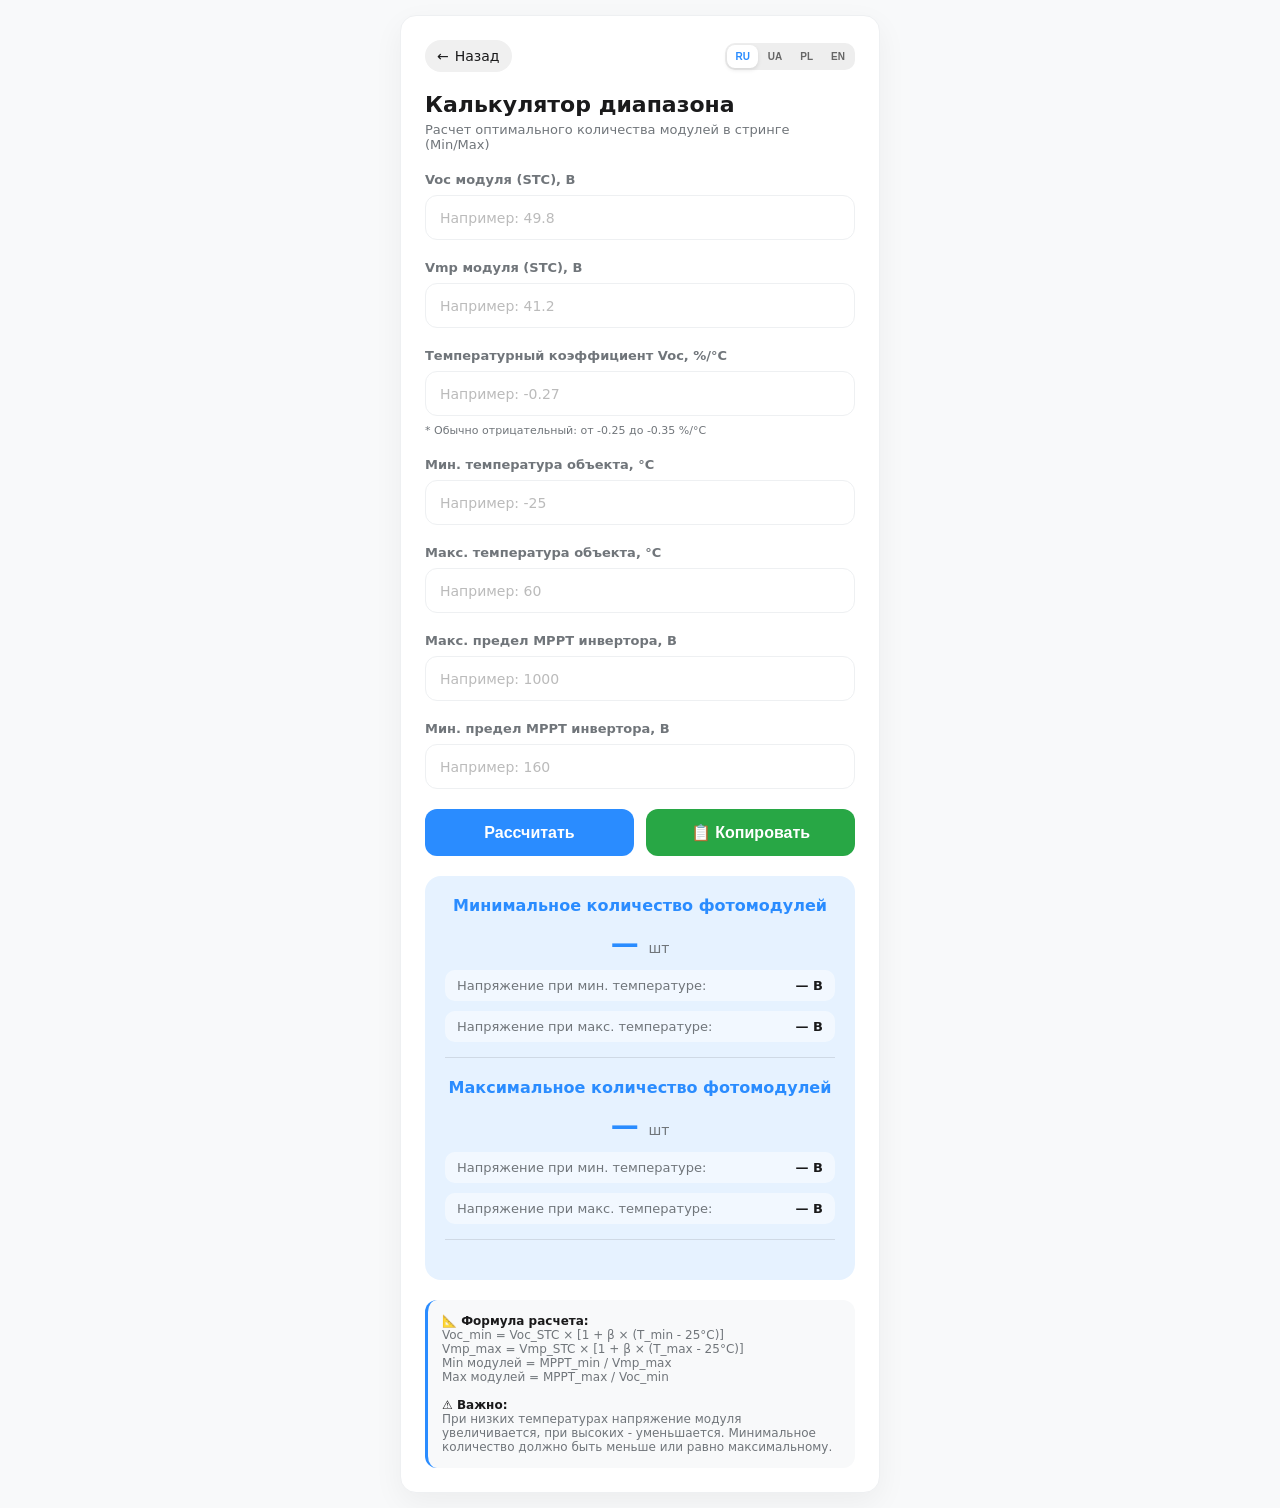
<file: string-range.html>
<!DOCTYPE html>
<html lang="ru">
<head>
    <script async src="https://www.googletagmanager.com/gtag/js?id=G-0JQD4RVE06"></script>
    <script>
      window.dataLayer = window.dataLayer || [];
      function gtag(){dataLayer.push(arguments);}
      gtag('js', new Date());
      gtag('config', 'G-0JQD4RVE06');
    </script>
    
    <link rel="icon" type="image/jpg" href="favicon.jpg">
    <meta charset="UTF-8">
    <meta name="viewport" content="width=device-width, initial-scale=1.0, maximum-scale=1.0, user-scalable=no">
    <title>Solar Toolbox - Калькулятор диапазона</title>

    <style>
        :root { 
            --bg: #f8f9fa; 
            --card-bg: #ffffff; 
            --accent: #2a8cff; 
            --accent-light: #e6f2ff;
            --border: #eef0f2; 
            --radius: 16px; 
            --text-main: #1a1a1b;
            --text-muted: #70757a;
            --danger: #ff6b6b;
            --success: #51cf66;
        }

        * { box-sizing: border-box; -webkit-tap-highlight-color: transparent; }

        body { 
            font-family: 'Segoe UI', system-ui, -apple-system, sans-serif; 
            background: var(--bg); 
            margin: 0; padding: 15px; 
            display: flex; justify-content: center; min-height: 100vh;
        }

        .container { 
            width: 100%; max-width: 480px; 
            background: var(--card-bg); padding: 24px; 
            border-radius: var(--radius); border: 1px solid var(--border);
            box-shadow: 0 10px 30px rgba(0,0,0,0.05); 
            height: fit-content;
            animation: fadeIn 0.3s ease;
        }

        @keyframes fadeIn { from { opacity: 0; transform: translateY(10px); } to { opacity: 1; transform: translateY(0); } }

        .header-top { display: flex; justify-content: space-between; align-items: center; margin-bottom: 20px; gap: 10px; flex-wrap: wrap; }
        .back-btn {
            display: flex;
            align-items: center;
            gap: 6px;
            background: #f0f0f0;
            padding: 8px 12px;
            border-radius: 30px;
            text-decoration: none;
            color: var(--text-main);
            font-size: 14px;
            font-weight: 500;
            transition: 0.2s;
        }
        .back-btn:active { background: #e0e0e0; transform: scale(0.97); }
        
        .lang-switch { display: flex; gap: 2px; background: #eee; padding: 2px; border-radius: 10px; }
        .lang-btn {
            padding: 6px 8px; font-size: 10px; font-weight: bold; border-radius: 8px;
            cursor: pointer; border: none; background: transparent; color: #666; transition: 0.2s;
        }
        .lang-btn.active { background: white; color: var(--accent); box-shadow: 0 2px 4px rgba(0,0,0,0.1); }

        .page-title { margin-bottom: 20px; }
        .page-title h1 { font-size: 22px; margin: 0; color: var(--text-main); }
        .page-title p { font-size: 13px; color: var(--text-muted); margin: 5px 0 0; }

        .input-group {
            margin-bottom: 20px;
        }
        .input-group label {
            display: block;
            font-size: 13px;
            font-weight: 600;
            color: var(--text-muted);
            margin-bottom: 8px;
        }
        .input-group input {
            width: 100%;
            padding: 12px 14px;
            border: 1px solid var(--border);
            border-radius: 12px;
            font-size: 16px;
            font-family: inherit;
            transition: 0.2s;
            background: #fff;
        }
        .input-group input:focus {
            outline: none;
            border-color: var(--accent);
            box-shadow: 0 0 0 3px rgba(42, 140, 255, 0.1);
        }
        .input-group input::placeholder {
            color: #bbb;
            font-size: 14px;
        }

        .result-card {
            background: var(--accent-light);
            border-radius: var(--radius);
            padding: 20px;
            margin: 20px 0;
            text-align: center;
        }
        
        .result-section {
            margin-bottom: 20px;
            padding-bottom: 15px;
            border-bottom: 1px solid rgba(0,0,0,0.1);
        }
        .result-section:last-child {
            margin-bottom: 0;
            padding-bottom: 0;
            border-bottom: none;
        }
        
        .result-title {
            font-size: 16px;
            font-weight: 700;
            color: var(--accent);
            margin-bottom: 12px;
        }
        
        .result-value {
            font-size: 28px;
            font-weight: 800;
            color: var(--accent);
            margin: 5px 0;
        }
        
        .result-unit {
            font-size: 14px;
            font-weight: normal;
            color: var(--text-muted);
        }
        
        .voltage-row {
            display: flex;
            justify-content: space-between;
            margin-top: 10px;
            padding: 8px 12px;
            background: rgba(255,255,255,0.5);
            border-radius: 10px;
            font-size: 13px;
        }
        
        .voltage-label {
            color: var(--text-muted);
        }
        
        .voltage-value {
            font-weight: 600;
            color: var(--text-main);
        }
        
        .error-message {
            background: #fff0f0;
            border-left: 3px solid var(--danger);
            padding: 12px;
            border-radius: 12px;
            margin-bottom: 20px;
            font-size: 13px;
            color: #d32f2f;
            display: none;
        }
        
        .warning-message {
            background: #fff0f0;
            border-left: 3px solid var(--danger);
            padding: 12px;
            border-radius: 12px;
            margin-top: 15px;
            font-size: 12px;
            color: #d32f2f;
            text-align: center;
        }

        .info-box {
            background: #f8f9fa;
            border-radius: 12px;
            padding: 14px;
            margin-top: 20px;
            font-size: 12px;
            color: var(--text-muted);
            border-left: 3px solid var(--accent);
        }
        .info-box strong {
            color: var(--text-main);
        }

        .note {
            font-size: 11px;
            color: var(--text-muted);
            margin-top: 8px;
        }

        .button-group {
            display: flex;
            gap: 12px;
            margin-bottom: 20px;
        }
        
        button {
            flex: 1;
            padding: 14px;
            background: var(--accent);
            color: white;
            border: none;
            border-radius: 12px;
            font-size: 16px;
            font-weight: 600;
            cursor: pointer;
            transition: 0.2s;
        }
        button:active {
            transform: scale(0.98);
            background: #1a6fd6;
        }
        
        .copy-btn {
            background: #28a745;
        }
        .copy-btn:active {
            background: #218838;
        }
        
        .toast {
            position: fixed;
            bottom: 30px;
            left: 50%;
            transform: translateX(-50%);
            background: rgba(0,0,0,0.8);
            color: white;
            padding: 10px 20px;
            border-radius: 30px;
            font-size: 14px;
            z-index: 1000;
            animation: fadeOut 2s ease forwards;
            pointer-events: none;
        }
        
        @keyframes fadeOut {
            0% { opacity: 1; transform: translateX(-50%) translateY(0); }
            70% { opacity: 1; }
            100% { opacity: 0; transform: translateX(-50%) translateY(20px); visibility: hidden; }
        }

        @media (max-width: 480px) {
            .container { padding: 20px; }
            .result-value { font-size: 24px; }
            .button-group { flex-direction: column; }
            button { padding: 12px; }
            .voltage-row { flex-direction: column; gap: 5px; text-align: center; }
        }
    </style>
</head>
<body>

<div class="container">
    <div class="header-top">
        <a href="index.html" class="back-btn">← <span data-t="back">Назад</span></a>
        <div class="lang-switch">
            <button class="lang-btn" onclick="setLang('ru')" data-l="ru">RU</button>
            <button class="lang-btn" onclick="setLang('ua')" data-l="ua">UA</button>
            <button class="lang-btn" onclick="setLang('pl')" data-l="pl">PL</button>
            <button class="lang-btn" onclick="setLang('en')" data-l="en">EN</button>
        </div>
    </div>

    <div class="page-title">
        <h1 data-t="title">Калькулятор диапазона</h1>
        <p data-t="subtitle">Расчет оптимального количества модулей в стринге (Min/Max)</p>
    </div>
    
    <div class="error-message" id="errorMessage"></div>

    <div class="input-group">
        <label data-t="label_voc">Voc модуля (STC), В</label>
        <input type="number" id="voc_module" placeholder="" data-placeholder="voc_placeholder">
    </div>

    <div class="input-group">
        <label data-t="label_vmp">Vmp модуля (STC), В</label>
        <input type="number" id="vmp_module" placeholder="" data-placeholder="vmp_placeholder">
    </div>

    <div class="input-group">
        <label data-t="label_coeff">Температурный коэффициент Voc, %/°C</label>
        <input type="number" id="temp_coeff" placeholder="" data-placeholder="coeff_placeholder">
        <div class="note" data-t="coeff_note">* Обычно отрицательный: от -0.25 до -0.35 %/°C</div>
    </div>

    <div class="input-group">
        <label data-t="label_tmin">Мин. температура объекта, °C</label>
        <input type="number" id="temp_min" placeholder="" data-placeholder="temp_placeholder">
    </div>

    <div class="input-group">
        <label data-t="label_tmax">Макс. температура объекта, °C</label>
        <input type="number" id="temp_max" placeholder="" data-placeholder="temp_max_placeholder">
    </div>

    <div class="input-group">
        <label data-t="label_mppt_max">Макс. предел MPPT инвертора, В</label>
        <input type="number" id="mppt_max" placeholder="" data-placeholder="mppt_max_placeholder">
    </div>

    <div class="input-group">
        <label data-t="label_mppt_min">Мин. предел MPPT инвертора, В</label>
        <input type="number" id="mppt_min" placeholder="" data-placeholder="mppt_min_placeholder">
    </div>

    <div class="button-group">
        <button onclick="calculateRange(true)" data-t="calc_btn">Рассчитать</button>
        <button onclick="copyResults()" class="copy-btn" data-t="copy_btn">📋 Копировать</button>
    </div>

    <div class="result-card" id="resultArea">
        <div class="result-section" id="minSection">
            <div class="result-title" data-t="min_title">Минимальное количество фотомодулей</div>
            <div class="result-value" id="min_value">— <span class="result-unit" data-t="pcs_unit">шт</span></div>
            <div class="voltage-row">
                <span class="voltage-label" data-t="voltage_at_min">Напряжение при мин. температуре:</span>
                <span class="voltage-value" id="min_voltage_cold">— В</span>
            </div>
            <div class="voltage-row">
                <span class="voltage-label" data-t="voltage_at_max">Напряжение при макс. температуре:</span>
                <span class="voltage-value" id="min_voltage_hot">— В</span>
            </div>
        </div>
        
        <div class="result-section" id="maxSection">
            <div class="result-title" data-t="max_title">Максимальное количество фотомодулей</div>
            <div class="result-value" id="max_value">— <span class="result-unit" data-t="pcs_unit">шт</span></div>
            <div class="voltage-row">
                <span class="voltage-label" data-t="voltage_at_min">Напряжение при мин. температуре:</span>
                <span class="voltage-value" id="max_voltage_cold">— В</span>
            </div>
            <div class="voltage-row">
                <span class="voltage-label" data-t="voltage_at_max">Напряжение при макс. температуре:</span>
                <span class="voltage-value" id="max_voltage_hot">— В</span>
            </div>
        </div>
        
        <div id="warningMessage" class="warning-message" style="display: none;"></div>
    </div>

    <div class="info-box">
        <strong data-t="formula_title">📐 Формула расчета:</strong><br>
        <span data-t="formula">Voc_min = Voc_STC × [1 + β × (T_min - 25°C)]</span><br>
        <span data-t="formula2">Vmp_max = Vmp_STC × [1 + β × (T_max - 25°C)]</span><br>
        <span data-t="formula3">Min модулей = MPPT_min / Vmp_max</span><br>
        <span data-t="formula4">Max модулей = MPPT_max / Voc_min</span><br><br>
        <strong data-t="note_title">⚠️ Важно:</strong><br>
        <span data-t="note_text">При низких температурах напряжение модуля увеличивается, при высоких - уменьшается. Минимальное количество должно быть меньше или равно максимальному.</span>
    </div>
</div>

<script>
const translations = {
    ru: {
        back: "Назад",
        title: "Калькулятор диапазона",
        subtitle: "Расчет оптимального количества модулей в стринге (Min/Max)",
        label_voc: "Voc модуля (STC), В",
        label_vmp: "Vmp модуля (STC), В",
        label_coeff: "Температурный коэффициент Voc, %/°C",
        coeff_note: "* Обычно отрицательный: от -0.25 до -0.35 %/°C",
        label_tmin: "Мин. температура объекта, °C",
        label_tmax: "Макс. температура объекта, °C",
        label_mppt_max: "Макс. предел MPPT инвертора, В",
        label_mppt_min: "Мин. предел MPPT инвертора, В",
        calc_btn: "Рассчитать",
        copy_btn: "📋 Копировать",
        min_title: "Минимальное количество фотомодулей",
        max_title: "Максимальное количество фотомодулей",
        voltage_at_min: "Напряжение при мин. температуре:",
        voltage_at_max: "Напряжение при макс. температуре:",
        pcs_unit: "шт",
        formula_title: "📐 Формула расчета:",
        formula: "Voc_min = Voc_STC × [1 + β × (T_min - 25°C)]",
        formula2: "Vmp_max = Vmp_STC × [1 + β × (T_max - 25°C)]",
        formula3: "Min модулей = MPPT_min / Vmp_max",
        formula4: "Max модулей = MPPT_max / Voc_min",
        note_title: "⚠️ Важно:",
        note_text: "При низких температурах напряжение модуля увеличивается, при высоких - уменьшается. Минимальное количество должно быть меньше или равно максимальному.",
        error_empty: "Пожалуйста, заполните все поля",
        error_range: "Ошибка: минимальное значение больше максимального. Уменьшите количество модулей или проверьте параметры инвертора.",
        copied: "✅ Результаты скопированы!",
        share_text: "📊 Расчет оптимального количества модулей в стринге:\n\nИсходные данные:\n• Voc модуля (STC): {voc} В\n• Vmp модуля (STC): {vmp} В\n• Темп. коэффициент Voc: {coeff} %/°C\n• Мин. температура: {t_min}°C\n• Макс. температура: {t_max}°C\n• Макс. предел MPPT: {mppt_max} В\n• Мин. предел MPPT: {mppt_min} В\n\nРезультаты:\n\nМинимальное количество фотомодулей: {min_pcs} шт\n• Напряжение при {t_min}°C: {min_voltage_cold} В (Vmp)\n• Напряжение при {t_max}°C: {min_voltage_hot} В (Vmp)\n\nМаксимальное количество фотомодулей: {max_pcs} шт\n• Напряжение при {t_min}°C: {max_voltage_cold} В (Voc)\n• Напряжение при {t_max}°C: {max_voltage_hot} В (Voc)",
        voc_placeholder: "Например: 49.8",
        vmp_placeholder: "Например: 41.2",
        coeff_placeholder: "Например: -0.27",
        temp_placeholder: "Например: -25",
        temp_max_placeholder: "Например: 60",
        mppt_max_placeholder: "Например: 1000",
        mppt_min_placeholder: "Например: 160"
    },
    ua: {
        back: "Назад",
        title: "Калькулятор діапазону",
        subtitle: "Розрахунок оптимальної кількості модулів у стрінгу (Min/Max)",
        label_voc: "Voc модуля (STC), В",
        label_vmp: "Vmp модуля (STC), В",
        label_coeff: "Температурний коефіцієнт Voc, %/°C",
        coeff_note: "* Зазвичай від'ємний: від -0.25 до -0.35 %/°C",
        label_tmin: "Мін. температура об'єкта, °C",
        label_tmax: "Макс. температура об'єкта, °C",
        label_mppt_max: "Макс. межа MPPT інвертора, В",
        label_mppt_min: "Мін. межа MPPT інвертора, В",
        calc_btn: "Розрахувати",
        copy_btn: "📋 Копіювати",
        min_title: "Мінімальна кількість фотомодулів",
        max_title: "Максимальна кількість фотомодулів",
        voltage_at_min: "Напруга при мін. температурі:",
        voltage_at_max: "Напруга при макс. температурі:",
        pcs_unit: "шт",
        formula_title: "📐 Формула розрахунку:",
        formula: "Voc_min = Voc_STC × [1 + β × (T_min - 25°C)]",
        formula2: "Vmp_max = Vmp_STC × [1 + β × (T_max - 25°C)]",
        formula3: "Min модулів = MPPT_min / Vmp_max",
        formula4: "Max модулів = MPPT_max / Voc_min",
        note_title: "⚠️ Важливо:",
        note_text: "При низьких температурах напруга модуля збільшується, при високих - зменшується. Мінімальна кількість повинна бути меншою або дорівнювати максимальній.",
        error_empty: "Будь ласка, заповніть всі поля",
        error_range: "Помилка: мінімальне значення більше максимального. Зменшіть кількість модулів або перевірте параметри інвертора.",
        copied: "✅ Результати скопійовано!",
        share_text: "📊 Розрахунок оптимальної кількості модулів у стрінгу:\n\nВихідні дані:\n• Voc модуля (STC): {voc} В\n• Vmp модуля (STC): {vmp} В\n• Темп. коефіцієнт Voc: {coeff} %/°C\n• Мін. температура: {t_min}°C\n• Макс. температура: {t_max}°C\n• Макс. межа MPPT: {mppt_max} В\n• Мін. межа MPPT: {mppt_min} В\n\nРезультати:\n\nМінімальна кількість фотомодулів: {min_pcs} шт\n• Напруга при {t_min}°C: {min_voltage_cold} В (Vmp)\n• Напруга при {t_max}°C: {min_voltage_hot} В (Vmp)\n\nМаксимальна кількість фотомодулів: {max_pcs} шт\n• Напруга при {t_min}°C: {max_voltage_cold} В (Voc)\n• Напруга при {t_max}°C: {max_voltage_hot} В (Voc)",
        voc_placeholder: "Наприклад: 49.8",
        vmp_placeholder: "Наприклад: 41.2",
        coeff_placeholder: "Наприклад: -0.27",
        temp_placeholder: "Наприклад: -25",
        temp_max_placeholder: "Наприклад: 60",
        mppt_max_placeholder: "Наприклад: 1000",
        mppt_min_placeholder: "Наприклад: 160"
    },
    pl: {
        back: "Wstecz",
        title: "Kalkulator zakresu",
        subtitle: "Obliczanie optymalnej liczby modułów w stringu (Min/Max)",
        label_voc: "Voc modułu (STC), V",
        label_vmp: "Vmp modułu (STC), V",
        label_coeff: "Współczynnik temperaturowy Voc, %/°C",
        coeff_note: "* Zwykle ujemny: od -0.25 do -0.35 %/°C",
        label_tmin: "Min. temperatura obiektu, °C",
        label_tmax: "Maks. temperatura obiektu, °C",
        label_mppt_max: "Maks. zakres MPPT falownika, V",
        label_mppt_min: "Min. zakres MPPT falownika, V",
        calc_btn: "Oblicz",
        copy_btn: "📋 Kopiuj",
        min_title: "Minimalna liczba modułów fotowoltaicznych",
        max_title: "Maksymalna liczba modułów fotowoltaicznych",
        voltage_at_min: "Napięcie w min. temperaturze:",
        voltage_at_max: "Napięcie w maks. temperaturze:",
        pcs_unit: "szt",
        formula_title: "📐 Wzór obliczeniowy:",
        formula: "Voc_min = Voc_STC × [1 + β × (T_min - 25°C)]",
        formula2: "Vmp_max = Vmp_STC × [1 + β × (T_max - 25°C)]",
        formula3: "Min modułów = MPPT_min / Vmp_max",
        formula4: "Max modułów = MPPT_max / Voc_min",
        note_title: "⚠️ Ważne:",
        note_text: "W niskich temperaturach napięcie modułu wzrasta, w wysokich - maleje. Minimalna liczba powinna być mniejsza lub równa maksymalnej.",
        error_empty: "Proszę wypełnić wszystkie pola",
        error_range: "Błąd: wartość minimalna jest większa od maksymalnej. Zmniejsz liczbę modułów lub sprawdź parametry falownika.",
        copied: "✅ Wyniki skopiowane!",
        share_text: "📊 Obliczanie optymalnej liczby modułów w stringu:\n\nDane wejściowe:\n• Voc modułu (STC): {voc} V\n• Vmp modułu (STC): {vmp} V\n• Współczynnik temp. Voc: {coeff} %/°C\n• Min. temperatura: {t_min}°C\n• Maks. temperatura: {t_max}°C\n• Maks. zakres MPPT: {mppt_max} V\n• Min. zakres MPPT: {mppt_min} V\n\nWyniki:\n\nMinimalna liczba modułów: {min_pcs} szt\n• Napięcie przy {t_min}°C: {min_voltage_cold} V (Vmp)\n• Napięcie przy {t_max}°C: {min_voltage_hot} V (Vmp)\n\nMaksymalna liczba modułów: {max_pcs} szt\n• Napięcie przy {t_min}°C: {max_voltage_cold} V (Voc)\n• Napięcie przy {t_max}°C: {max_voltage_hot} V (Voc)",
        voc_placeholder: "Np: 49.8",
        vmp_placeholder: "Np: 41.2",
        coeff_placeholder: "Np: -0.27",
        temp_placeholder: "Np: -25",
        temp_max_placeholder: "Np: 60",
        mppt_max_placeholder: "Np: 1000",
        mppt_min_placeholder: "Np: 160"
    },
    en: {
        back: "Back",
        title: "Range Calculator",
        subtitle: "Calculate optimal number of modules in a string (Min/Max)",
        label_voc: "Module Voc (STC), V",
        label_vmp: "Module Vmp (STC), V",
        label_coeff: "Voc temperature coefficient, %/°C",
        coeff_note: "* Usually negative: from -0.25 to -0.35 %/°C",
        label_tmin: "Min. ambient temperature, °C",
        label_tmax: "Max. ambient temperature, °C",
        label_mppt_max: "Max MPPT voltage limit, V",
        label_mppt_min: "Min MPPT voltage limit, V",
        calc_btn: "Calculate",
        copy_btn: "📋 Copy",
        min_title: "Minimum number of PV modules",
        max_title: "Maximum number of PV modules",
        voltage_at_min: "Voltage at min temperature:",
        voltage_at_max: "Voltage at max temperature:",
        pcs_unit: "pcs",
        formula_title: "📐 Formula:",
        formula: "Voc_min = Voc_STC × [1 + β × (T_min - 25°C)]",
        formula2: "Vmp_max = Vmp_STC × [1 + β × (T_max - 25°C)]",
        formula3: "Min modules = MPPT_min / Vmp_max",
        formula4: "Max modules = MPPT_max / Voc_min",
        note_title: "⚠️ Important:",
        note_text: "At low temperatures, module voltage increases, at high temperatures - decreases. Minimum count must be less than or equal to maximum.",
        error_empty: "Please fill all fields",
        error_range: "Error: minimum value exceeds maximum value. Reduce the number of modules or check inverter parameters.",
        copied: "✅ Results copied!",
        share_text: "📊 Optimal number of modules in string calculation:\n\nInput data:\n• Module Voc (STC): {voc} V\n• Module Vmp (STC): {vmp} V\n• Voc temp coefficient: {coeff} %/°C\n• Min temperature: {t_min}°C\n• Max temperature: {t_max}°C\n• Max MPPT limit: {mppt_max} V\n• Min MPPT limit: {mppt_min} V\n\nResults:\n\nMinimum number of PV modules: {min_pcs} pcs\n• Voltage at {t_min}°C: {min_voltage_cold} V (Vmp)\n• Voltage at {t_max}°C: {min_voltage_hot} V (Vmp)\n\nMaximum number of PV modules: {max_pcs} pcs\n• Voltage at {t_min}°C: {max_voltage_cold} V (Voc)\n• Voltage at {t_max}°C: {max_voltage_hot} V (Voc)",
        voc_placeholder: "Example: 49.8",
        vmp_placeholder: "Example: 41.2",
        coeff_placeholder: "Example: -0.27",
        temp_placeholder: "Example: -25",
        temp_max_placeholder: "Example: 60",
        mppt_max_placeholder: "Example: 1000",
        mppt_min_placeholder: "Example: 160"
    }
};

let currentLang = 'ru';
let lastResult = null;

function setLang(lang) {
    localStorage.setItem('lang', lang);
    currentLang = lang;
    updateTexts();
    updatePlaceholders();
    if (areInputsValid()) calculateRange();
}

function updateTexts() {
    const lang = currentLang;
    document.querySelectorAll('[data-t]').forEach(el => {
        if(translations[lang][el.dataset.t]) {
            el.textContent = translations[lang][el.dataset.t];
        }
    });
    document.querySelectorAll('.lang-btn').forEach(b => {
        if (b.dataset.l === lang) {
            b.classList.add('active');
        } else {
            b.classList.remove('active');
        }
    });
}

function updatePlaceholders() {
    const lang = currentLang;
    document.getElementById('voc_module').placeholder = translations[lang].voc_placeholder;
    document.getElementById('vmp_module').placeholder = translations[lang].vmp_placeholder;
    document.getElementById('temp_coeff').placeholder = translations[lang].coeff_placeholder;
    document.getElementById('temp_min').placeholder = translations[lang].temp_placeholder;
    document.getElementById('temp_max').placeholder = translations[lang].temp_max_placeholder;
    document.getElementById('mppt_max').placeholder = translations[lang].mppt_max_placeholder;
    document.getElementById('mppt_min').placeholder = translations[lang].mppt_min_placeholder;
}

function showToast(message) {
    const toast = document.createElement('div');
    toast.className = 'toast';
    toast.textContent = message;
    document.body.appendChild(toast);
    setTimeout(() => {
        toast.remove();
    }, 2000);
}

function hideError() {
    const errorDiv = document.getElementById('errorMessage');
    if (errorDiv) errorDiv.style.display = 'none';
}

function showError(message) {
    const errorDiv = document.getElementById('errorMessage');
    if (errorDiv) {
        errorDiv.textContent = message;
        errorDiv.style.display = 'block';
        setTimeout(() => {
            errorDiv.style.display = 'none';
        }, 3000);
    }
}

function areInputsValid() {
    const voc = parseFloat(document.getElementById('voc_module').value);
    const vmp = parseFloat(document.getElementById('vmp_module').value);
    const coeff = parseFloat(document.getElementById('temp_coeff').value);
    const tMin = parseFloat(document.getElementById('temp_min').value);
    const tMax = parseFloat(document.getElementById('temp_max').value);
    const mpptMax = parseFloat(document.getElementById('mppt_max').value);
    const mpptMin = parseFloat(document.getElementById('mppt_min').value);
    
    return !(isNaN(voc) || isNaN(vmp) || isNaN(coeff) || isNaN(tMin) || isNaN(tMax) || isNaN(mpptMax) || isNaN(mpptMin));
}

function calculateRange(showErrorOnEmpty = false) {
    if (!areInputsValid()) {
        if (showErrorOnEmpty) {
            showError(translations[currentLang].error_empty);
        }
        const pcsUnit = translations[currentLang].pcs_unit;
        document.getElementById('min_value').innerHTML = '— <span class="result-unit">' + pcsUnit + '</span>';
        document.getElementById('max_value').innerHTML = '— <span class="result-unit">' + pcsUnit + '</span>';
        document.getElementById('min_voltage_cold').innerHTML = '— В';
        document.getElementById('min_voltage_hot').innerHTML = '— В';
        document.getElementById('max_voltage_cold').innerHTML = '— В';
        document.getElementById('max_voltage_hot').innerHTML = '— В';
        document.getElementById('warningMessage').style.display = 'none';
        return;
    }
    
    hideError();
    
    const voc = parseFloat(document.getElementById('voc_module').value);
    const vmp = parseFloat(document.getElementById('vmp_module').value);
    const coeffPercent = parseFloat(document.getElementById('temp_coeff').value);
    const tMin = parseFloat(document.getElementById('temp_min').value);
    const tMax = parseFloat(document.getElementById('temp_max').value);
    const mpptMax = parseFloat(document.getElementById('mppt_max').value);
    const mpptMin = parseFloat(document.getElementById('mppt_min').value);
    
    const coeff = coeffPercent / 100;
    
    // Расчет напряжений при экстремальных температурах
    const vocMin = voc * (1 + coeff * (tMin - 25));      // Voc при мин. температуре (максимальное)
    const vocMax = voc * (1 + coeff * (tMax - 25));      // Voc при макс. температуре (минимальное)
    const vmpMin = vmp * (1 + coeff * (tMin - 25));      // Vmp при мин. температуре (максимальное)
    const vmpMax = vmp * (1 + coeff * (tMax - 25));      // Vmp при макс. температуре (минимальное)
    
    const minPcs = Math.ceil(mpptMin / vmpMax);          // Используем минимальный Vmp (при макс. температуре)
    const maxPcs = Math.floor(mpptMax / vocMin);         // Используем максимальный Voc (при мин. температуре)
    
    // Расчет напряжений для минимального количества (Vmp)
    const minVoltageCold = vmpMin * minPcs;               // Vmp стринга при мин. температуре
    const minVoltageHot = vmpMax * minPcs;                // Vmp стринга при макс. температуре
    
    // Расчет напряжений для максимального количества (Voc)
    const maxVoltageCold = vocMin * maxPcs;               // Voc стринга при мин. температуре
    const maxVoltageHot = vocMax * maxPcs;                // Voc стринга при макс. температуре
    
    lastResult = { 
        voc, vmp, coeffPercent, tMin, tMax, mpptMax, mpptMin,
        minPcs, maxPcs,
        minVoltageCold, minVoltageHot,
        maxVoltageCold, maxVoltageHot
    };
    
    const pcsUnit = translations[currentLang].pcs_unit;
    document.getElementById('min_value').innerHTML = minPcs + ' <span class="result-unit">' + pcsUnit + '</span>';
    document.getElementById('max_value').innerHTML = maxPcs + ' <span class="result-unit">' + pcsUnit + '</span>';
    document.getElementById('min_voltage_cold').innerHTML = minVoltageCold.toFixed(0) + ' В';
    document.getElementById('min_voltage_hot').innerHTML = minVoltageHot.toFixed(0) + ' В';
    document.getElementById('max_voltage_cold').innerHTML = maxVoltageCold.toFixed(0) + ' В';
    document.getElementById('max_voltage_hot').innerHTML = maxVoltageHot.toFixed(0) + ' В';
    
    // Проверка корректности диапазона
    const warningDiv = document.getElementById('warningMessage');
    if (minPcs > maxPcs) {
        warningDiv.textContent = '⚠️ ' + translations[currentLang].error_range;
        warningDiv.style.display = 'block';
    } else {
        warningDiv.style.display = 'none';
    }
}

function getCurrentResults() {
    if (!lastResult) return null;
    return lastResult;
}

function copyResults() {
    const results = getCurrentResults();
    if (!results) {
        showError(translations[currentLang].error_empty);
        return;
    }
    
    let text = translations[currentLang].share_text;
    text = text.replace('{voc}', results.voc)
               .replace('{vmp}', results.vmp)
               .replace('{coeff}', results.coeffPercent)
               .replace('{t_min}', results.tMin)
               .replace('{t_max}', results.tMax)
               .replace('{mppt_max}', results.mpptMax)
               .replace('{mppt_min}', results.mpptMin)
               .replace('{min_pcs}', results.minPcs)
               .replace('{max_pcs}', results.maxPcs)
               .replace('{min_voltage_cold}', results.minVoltageCold.toFixed(0))
               .replace('{min_voltage_hot}', results.minVoltageHot.toFixed(0))
               .replace('{max_voltage_cold}', results.maxVoltageCold.toFixed(0))
               .replace('{max_voltage_hot}', results.maxVoltageHot.toFixed(0));
    
    navigator.clipboard.writeText(text).then(() => {
        showToast(translations[currentLang].copied);
    }).catch(() => {
        showError('Failed to copy');
    });
}

// Инициализация
const savedLang = localStorage.getItem('lang') || 'ru';
currentLang = savedLang;
updateTexts();
updatePlaceholders();

// Автоматический расчет при вводе данных
document.querySelectorAll('input').forEach(input => {
    input.addEventListener('input', () => {
        if (areInputsValid()) {
            calculateRange();
        } else {
            const pcsUnit = translations[currentLang].pcs_unit;
            document.getElementById('min_value').innerHTML = '— <span class="result-unit">' + pcsUnit + '</span>';
            document.getElementById('max_value').innerHTML = '— <span class="result-unit">' + pcsUnit + '</span>';
            document.getElementById('min_voltage_cold').innerHTML = '— В';
            document.getElementById('min_voltage_hot').innerHTML = '— В';
            document.getElementById('max_voltage_cold').innerHTML = '— В';
            document.getElementById('max_voltage_hot').innerHTML = '— В';
            document.getElementById('warningMessage').style.display = 'none';
        }
    });
});
</script>
</body>
</html>
</file>
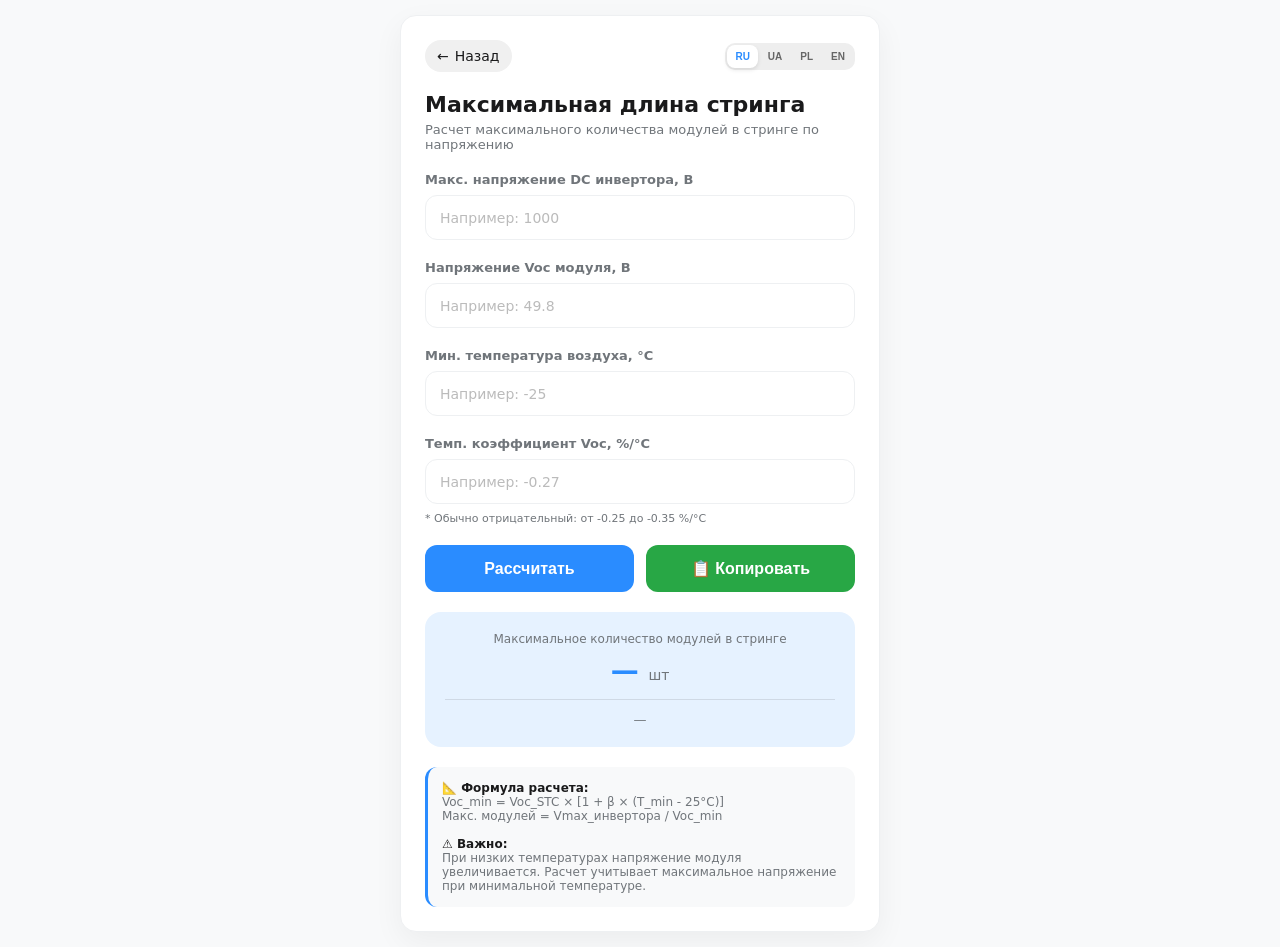
<file: string.html>
<!DOCTYPE html>
<html lang="ru">
<head>
    <script async src="https://www.googletagmanager.com/gtag/js?id=G-0JQD4RVE06"></script>
    <script>
      window.dataLayer = window.dataLayer || [];
      function gtag(){dataLayer.push(arguments);}
      gtag('js', new Date());
      gtag('config', 'G-0JQD4RVE06');
    </script>
    
    <link rel="icon" type="image/jpg" href="favicon.jpg">
    <meta charset="UTF-8">
    <meta name="viewport" content="width=device-width, initial-scale=1.0, maximum-scale=1.0, user-scalable=no">
    <title>Solar Toolbox - Макс. длина стринга</title>

    <style>
        :root { 
            --bg: #f8f9fa; 
            --card-bg: #ffffff; 
            --accent: #2a8cff; 
            --accent-light: #e6f2ff;
            --border: #eef0f2; 
            --radius: 16px; 
            --text-main: #1a1a1b;
            --text-muted: #70757a;
            --danger: #ff6b6b;
            --success: #51cf66;
        }

        * { box-sizing: border-box; -webkit-tap-highlight-color: transparent; }

        body { 
            font-family: 'Segoe UI', system-ui, -apple-system, sans-serif; 
            background: var(--bg); 
            margin: 0; padding: 15px; 
            display: flex; justify-content: center; min-height: 100vh;
        }

        .container { 
            width: 100%; max-width: 480px; 
            background: var(--card-bg); padding: 24px; 
            border-radius: var(--radius); border: 1px solid var(--border);
            box-shadow: 0 10px 30px rgba(0,0,0,0.05); 
            height: fit-content;
            animation: fadeIn 0.3s ease;
        }

        @keyframes fadeIn { from { opacity: 0; transform: translateY(10px); } to { opacity: 1; transform: translateY(0); } }

        .header-top { display: flex; justify-content: space-between; align-items: center; margin-bottom: 20px; gap: 10px; flex-wrap: wrap; }
        .back-btn {
            display: flex;
            align-items: center;
            gap: 6px;
            background: #f0f0f0;
            padding: 8px 12px;
            border-radius: 30px;
            text-decoration: none;
            color: var(--text-main);
            font-size: 14px;
            font-weight: 500;
            transition: 0.2s;
        }
        .back-btn:active { background: #e0e0e0; transform: scale(0.97); }
        
        .lang-switch { display: flex; gap: 2px; background: #eee; padding: 2px; border-radius: 10px; }
        .lang-btn {
            padding: 6px 8px; font-size: 10px; font-weight: bold; border-radius: 8px;
            cursor: pointer; border: none; background: transparent; color: #666; transition: 0.2s;
        }
        .lang-btn.active { background: white; color: var(--accent); box-shadow: 0 2px 4px rgba(0,0,0,0.1); }

        .page-title { margin-bottom: 20px; }
        .page-title h1 { font-size: 22px; margin: 0; color: var(--text-main); }
        .page-title p { font-size: 13px; color: var(--text-muted); margin: 5px 0 0; }

        .input-group {
            margin-bottom: 20px;
        }
        .input-group label {
            display: block;
            font-size: 13px;
            font-weight: 600;
            color: var(--text-muted);
            margin-bottom: 8px;
        }
        .input-group input {
            width: 100%;
            padding: 12px 14px;
            border: 1px solid var(--border);
            border-radius: 12px;
            font-size: 16px;
            font-family: inherit;
            transition: 0.2s;
            background: #fff;
        }
        .input-group input:focus {
            outline: none;
            border-color: var(--accent);
            box-shadow: 0 0 0 3px rgba(42, 140, 255, 0.1);
        }
        .input-group input::placeholder {
            color: #bbb;
            font-size: 14px;
        }

        .result-card {
            background: var(--accent-light);
            border-radius: var(--radius);
            padding: 20px;
            margin: 20px 0;
            text-align: center;
        }
        .result-label {
            font-size: 12px;
            color: var(--text-muted);
            margin-bottom: 8px;
        }
        .result-value {
            font-size: 28px;
            font-weight: 800;
            color: var(--accent);
        }
        .result-unit {
            font-size: 14px;
            font-weight: normal;
            color: var(--text-muted);
        }
        .sub-result {
            margin-top: 12px;
            padding-top: 12px;
            border-top: 1px solid rgba(0,0,0,0.1);
            font-size: 13px;
            color: var(--text-muted);
        }

        .info-box {
            background: #f8f9fa;
            border-radius: 12px;
            padding: 14px;
            margin-top: 20px;
            font-size: 12px;
            color: var(--text-muted);
            border-left: 3px solid var(--accent);
        }
        .info-box strong {
            color: var(--text-main);
        }

        .note {
            font-size: 11px;
            color: var(--text-muted);
            margin-top: 8px;
        }

        .button-group {
            display: flex;
            gap: 12px;
            margin-bottom: 20px;
        }
        
        button {
            flex: 1;
            padding: 14px;
            background: var(--accent);
            color: white;
            border: none;
            border-radius: 12px;
            font-size: 16px;
            font-weight: 600;
            cursor: pointer;
            transition: 0.2s;
        }
        button:active {
            transform: scale(0.98);
            background: #1a6fd6;
        }
        
        .copy-btn {
            background: #28a745;
        }
        .copy-btn:active {
            background: #218838;
        }
        
        .error-message {
            background: #fff0f0;
            border-left: 3px solid var(--danger);
            padding: 12px;
            border-radius: 12px;
            margin-bottom: 20px;
            font-size: 13px;
            color: #d32f2f;
            display: none;
        }
        
        .toast {
            position: fixed;
            bottom: 30px;
            left: 50%;
            transform: translateX(-50%);
            background: rgba(0,0,0,0.8);
            color: white;
            padding: 10px 20px;
            border-radius: 30px;
            font-size: 14px;
            z-index: 1000;
            animation: fadeOut 2s ease forwards;
            pointer-events: none;
        }
        
        @keyframes fadeOut {
            0% { opacity: 1; transform: translateX(-50%) translateY(0); }
            70% { opacity: 1; }
            100% { opacity: 0; transform: translateX(-50%) translateY(20px); visibility: hidden; }
        }

        @media (max-width: 480px) {
            .container { padding: 20px; }
            .result-value { font-size: 24px; }
            .button-group { flex-direction: column; }
            button { padding: 12px; }
        }
    </style>
</head>
<body>

<div class="container">
    <div class="header-top">
        <a href="index.html" class="back-btn">← <span data-t="back">Назад</span></a>
        <div class="lang-switch">
            <button class="lang-btn" onclick="setLang('ru')" data-l="ru">RU</button>
            <button class="lang-btn" onclick="setLang('ua')" data-l="ua">UA</button>
            <button class="lang-btn" onclick="setLang('pl')" data-l="pl">PL</button>
            <button class="lang-btn" onclick="setLang('en')" data-l="en">EN</button>
        </div>
    </div>

    <div class="page-title">
        <h1 data-t="title">Максимальная длина стринга</h1>
        <p data-t="subtitle">Расчет максимального количества модулей в стринге по напряжению</p>
    </div>
    
    <div class="error-message" id="errorMessage"></div>

    <div class="input-group">
        <label data-t="label_vmax">Макс. напряжение DC инвертора, В</label>
        <input type="number" id="vmax_inverter" placeholder="">
    </div>

    <div class="input-group">
        <label data-t="label_voc">Напряжение Voc модуля, В</label>
        <input type="number" id="voc_module" placeholder="">
    </div>

    <div class="input-group">
        <label data-t="label_tmin">Мин. температура воздуха, °C</label>
        <input type="number" id="temp_min" placeholder="">
    </div>

    <div class="input-group">
        <label data-t="label_coeff">Темп. коэффициент Voc, %/°C</label>
        <input type="number" id="temp_coeff" placeholder="">
        <div class="note" data-t="coeff_note">* Обычно отрицательный: от -0.25 до -0.35 %/°C</div>
    </div>

    <div class="button-group">
        <button onclick="calculateString()" data-t="calc_btn">Рассчитать</button>
        <button onclick="copyResults()" class="copy-btn" data-t="copy_btn">📋 Копировать</button>
    </div>

    <div class="result-card" id="resultArea">
        <div class="result-label" data-t="result_label">Максимальное количество модулей в стринге</div>
        <div class="result-value" id="result_value">— <span class="result-unit" data-t="pcs">шт</span></div>
        <div class="sub-result" id="result_detail">—</div>
    </div>

    <div class="info-box">
        <strong data-t="formula_title">📐 Формула расчета:</strong><br>
        <span data-t="formula">Voc_min = Voc_STC × [1 + β × (T_min - 25°C)]</span><br>
        <span data-t="formula2">Макс. модулей = Vmax_инвертора / Voc_min</span><br><br>
        <strong data-t="note_title">⚠️ Важно:</strong><br>
        <span data-t="note_text">При низких температурах напряжение модуля увеличивается. Расчет учитывает максимальное напряжение при минимальной температуре.</span>
    </div>
</div>

<script>
const translations = {
    ru: {
        back: "Назад",
        title: "Максимальная длина стринга",
        subtitle: "Расчет максимального количества модулей в стринге по напряжению",
        label_vmax: "Макс. напряжение DC инвертора, В",
        label_voc: "Напряжение Voc модуля, В",
        label_tmin: "Мин. температура воздуха, °C",
        label_coeff: "Темп. коэффициент Voc, %/°C",
        coeff_note: "* Обычно отрицательный: от -0.25 до -0.35 %/°C",
        calc_btn: "Рассчитать",
        copy_btn: "📋 Копировать",
        result_label: "Максимальное количество модулей в стринге",
        formula_title: "📐 Формула расчета:",
        formula: "Voc_min = Voc_STC × [1 + β × (T_min - 25°C)]",
        formula2: "Макс. модулей = Vmax_инвертора / Voc_min",
        note_title: "⚠️ Важно:",
        note_text: "При низких температурах напряжение модуля увеличивается. Расчет учитывает максимальное напряжение при минимальной температуре.",
        error_empty: "Пожалуйста, заполните все поля",
        copied: "✅ Результаты скопированы!",
        share_text: "📊 Расчет максимальной длины стринга:\n\nМакс. напряжение DC инвертора: {vmax} В\nНапряжение Voc модуля: {voc} В\nМин. температура воздуха: {t_min}°C\nТемп. коэффициент Voc: {coeff} %/°C\n--------------------------\nРасчетный Voc при мин. температуре: {voc_min} В\nМаксимальное количество модулей: {max_modules} шт.",
        voc_placeholder: "Например: 49.8",
        vmax_placeholder: "Например: 1000",
        temp_placeholder: "Например: -25",
        coeff_placeholder: "Например: -0.27",
        pcs: "шт"
    },
    ua: {
        back: "Назад",
        title: "Максимальна довжина стринга",
        subtitle: "Розрахунок максимальної кількості модулів у стрингу за напругою",
        label_vmax: "Макс. напруга DC інвертора, В",
        label_voc: "Напруга Voc модуля, В",
        label_tmin: "Мін. температура повітря, °C",
        label_coeff: "Темп. коефіцієнт Voc, %/°C",
        coeff_note: "* Зазвичай від'ємний: від -0.25 до -0.35 %/°C",
        calc_btn: "Розрахувати",
        copy_btn: "📋 Копіювати",
        result_label: "Максимальна кількість модулів у стрингу",
        formula_title: "📐 Формула розрахунку:",
        formula: "Voc_min = Voc_STC × [1 + β × (T_min - 25°C)]",
        formula2: "Макс. модулів = Vmax_інвертора / Voc_min",
        note_title: "⚠️ Важливо:",
        note_text: "При низьких температурах напруга модуля збільшується. Розрахунок враховує максимальну напругу при мінімальній температурі.",
        error_empty: "Будь ласка, заповніть всі поля",
        copied: "✅ Результати скопійовано!",
        share_text: "📊 Розрахунок максимальної довжини стринга:\n\nМакс. напруга DC інвертора: {vmax} В\nНапруга Voc модуля: {voc} В\nМін. температура повітря: {t_min}°C\nТемп. коефіцієнт Voc: {coeff} %/°C\n--------------------------\nРозрахунковий Voc при мін. температурі: {voc_min} В\nМаксимальна кількість модулів: {max_modules} шт.",
        voc_placeholder: "Наприклад: 49.8",
        vmax_placeholder: "Наприклад: 1000",
        temp_placeholder: "Наприклад: -25",
        coeff_placeholder: "Наприклад: -0.27",
        pcs: "шт"
    },
    pl: {
        back: "Wstecz",
        title: "Maksymalna długość stringa",
        subtitle: "Obliczanie maksymalnej liczby modułów w stringu według napięcia",
        label_vmax: "Max napięcie DC falownika, V",
        label_voc: "Napięcie Voc modułu, V",
        label_tmin: "Min. temperatura powietrza, °C",
        label_coeff: "Współczynnik temp. Voc, %/°C",
        coeff_note: "* Zwykle ujemny: od -0.25 do -0.35 %/°C",
        calc_btn: "Oblicz",
        copy_btn: "📋 Kopiuj",
        result_label: "Maksymalna liczba modułów w stringu",
        formula_title: "📐 Wzór obliczeniowy:",
        formula: "Voc_min = Voc_STC × [1 + β × (T_min - 25°C)]",
        formula2: "Maks. modułów = Vmax_falownika / Voc_min",
        note_title: "⚠️ Ważne:",
        note_text: "W niskich temperaturach napięcie modułu wzrasta. Obliczenia uwzględniają maksymalne napięcie w minimalnej temperaturze.",
        error_empty: "Proszę wypełnić wszystkie pola",
        copied: "✅ Wyniki skopiowane!",
        share_text: "📊 Obliczanie maksymalnej długości stringa:\n\nMax napięcie DC falownika: {vmax} V\nNapięcie Voc modułu: {voc} V\nMin. temperatura powietrza: {t_min}°C\nWspółczynnik temp. Voc: {coeff} %/°C\n--------------------------\nObliczone Voc w min. temperaturze: {voc_min} V\nMaksymalna liczba modułów: {max_modules} szt.",
        voc_placeholder: "Np: 49.8",
        vmax_placeholder: "Np: 1000",
        temp_placeholder: "Np: -25",
        coeff_placeholder: "Np: -0.27",
        pcs: "szt"
    },
    en: {
        back: "Back",
        title: "Maximum String Length",
        subtitle: "Calculate maximum number of modules in a string by voltage",
        label_vmax: "Max DC Inverter Voltage, V",
        label_voc: "Module Voc Voltage, V",
        label_tmin: "Min. Ambient Temperature, °C",
        label_coeff: "Temp. Coefficient Voc, %/°C",
        coeff_note: "* Usually negative: from -0.25 to -0.35 %/°C",
        calc_btn: "Calculate",
        copy_btn: "📋 Copy",
        result_label: "Maximum number of modules in string",
        formula_title: "📐 Formula:",
        formula: "Voc_min = Voc_STC × [1 + β × (T_min - 25°C)]",
        formula2: "Max modules = Vmax_inverter / Voc_min",
        note_title: "⚠️ Important:",
        note_text: "At low temperatures, module voltage increases. The calculation takes into account the maximum voltage at minimum temperature.",
        error_empty: "Please fill all fields",
        copied: "✅ Results copied!",
        share_text: "📊 Maximum string length calculation:\n\nMax DC Inverter Voltage: {vmax} V\nModule Voc Voltage: {voc} V\nMin. Ambient Temperature: {t_min}°C\nTemp. Coefficient Voc: {coeff} %/°C\n--------------------------\nCalculated Voc at min temperature: {voc_min} V\nMaximum number of modules: {max_modules} pcs",
        voc_placeholder: "Example: 49.8",
        vmax_placeholder: "Example: 1000",
        temp_placeholder: "Example: -25",
        coeff_placeholder: "Example: -0.27",
        pcs: "pcs"
    }
};

let currentLang = 'ru';
let lastResult = null;

function setLang(lang) {
    localStorage.setItem('lang', lang);
    currentLang = lang;
    updateTexts();
    updatePlaceholders();
    if (areInputsValid()) calculateString();
}

function updateTexts() {
    const lang = currentLang;
    document.querySelectorAll('[data-t]').forEach(el => {
        if(translations[lang][el.dataset.t]) {
            el.textContent = translations[lang][el.dataset.t];
        }
    });
    document.querySelectorAll('.lang-btn').forEach(b => {
        if (b.dataset.l === lang) {
            b.classList.add('active');
        } else {
            b.classList.remove('active');
        }
    });
}

function updatePlaceholders() {
    const lang = currentLang;
    document.getElementById('vmax_inverter').placeholder = translations[lang].vmax_placeholder;
    document.getElementById('voc_module').placeholder = translations[lang].voc_placeholder;
    document.getElementById('temp_min').placeholder = translations[lang].temp_placeholder;
    document.getElementById('temp_coeff').placeholder = translations[lang].coeff_placeholder;
}

function showToast(message) {
    const toast = document.createElement('div');
    toast.className = 'toast';
    toast.textContent = message;
    document.body.appendChild(toast);
    setTimeout(() => {
        toast.remove();
    }, 2000);
}

function hideError() {
    const errorDiv = document.getElementById('errorMessage');
    if (errorDiv) errorDiv.style.display = 'none';
}

function showError(message) {
    const errorDiv = document.getElementById('errorMessage');
    if (errorDiv) {
        errorDiv.textContent = message;
        errorDiv.style.display = 'block';
        setTimeout(() => {
            errorDiv.style.display = 'none';
        }, 3000);
    }
}

function areInputsValid() {
    const vmax = parseFloat(document.getElementById('vmax_inverter').value);
    const voc = parseFloat(document.getElementById('voc_module').value);
    const tMin = parseFloat(document.getElementById('temp_min').value);
    const coeff = parseFloat(document.getElementById('temp_coeff').value);
    
    return !(isNaN(vmax) || isNaN(voc) || isNaN(tMin) || isNaN(coeff));
}

function calculateString() {
    if (!areInputsValid()) {
        showError(translations[currentLang].error_empty);
        document.getElementById('result_value').innerHTML = '— <span class="result-unit" data-t="pcs">' + translations[currentLang].pcs + '</span>';
        document.getElementById('result_detail').innerHTML = '—';
        return;
    }
    
    hideError();
    
    const vmax = parseFloat(document.getElementById('vmax_inverter').value);
    const voc = parseFloat(document.getElementById('voc_module').value);
    const tMin = parseFloat(document.getElementById('temp_min').value);
    const coeffPercent = parseFloat(document.getElementById('temp_coeff').value);
    
    const coeff = coeffPercent / 100;
    const vocMin = voc * (1 + coeff * (tMin - 25));
    const maxModules = Math.floor(vmax / vocMin);
    
    lastResult = { vmax, voc, tMin, coeffPercent, vocMin, maxModules };
    
    const resultValueElement = document.getElementById('result_value');
    resultValueElement.innerHTML = maxModules + ' <span class="result-unit" data-t="pcs">' + translations[currentLang].pcs + '</span>';
    
    document.getElementById('result_detail').innerHTML = `Voc при ${tMin}°C: ${vocMin.toFixed(1)} В`;
}

function getCurrentResults() {
    if (!lastResult) return null;
    return lastResult;
}

function copyResults() {
    const results = getCurrentResults();
    if (!results) {
        showError(translations[currentLang].error_empty);
        return;
    }
    
    let text = translations[currentLang].share_text;
    text = text.replace('{vmax}', results.vmax)
               .replace('{voc}', results.voc)
               .replace('{t_min}', results.tMin)
               .replace('{coeff}', results.coeffPercent)
               .replace('{voc_min}', results.vocMin.toFixed(1))
               .replace('{max_modules}', results.maxModules);
    
    navigator.clipboard.writeText(text).then(() => {
        showToast(translations[currentLang].copied);
    }).catch(() => {
        showError('Failed to copy');
    });
}

// Инициализация
const savedLang = localStorage.getItem('lang') || 'ru';
currentLang = savedLang;
updateTexts();
updatePlaceholders();

// Автоматический расчет при вводе данных
document.querySelectorAll('input').forEach(input => {
    input.addEventListener('input', () => {
        if (areInputsValid()) {
            calculateString();
        } else {
            document.getElementById('result_value').innerHTML = '— <span class="result-unit" data-t="pcs">' + translations[currentLang].pcs + '</span>';
            document.getElementById('result_detail').innerHTML = '—';
        }
    });
});
</script>
</body>
</html>
</file>
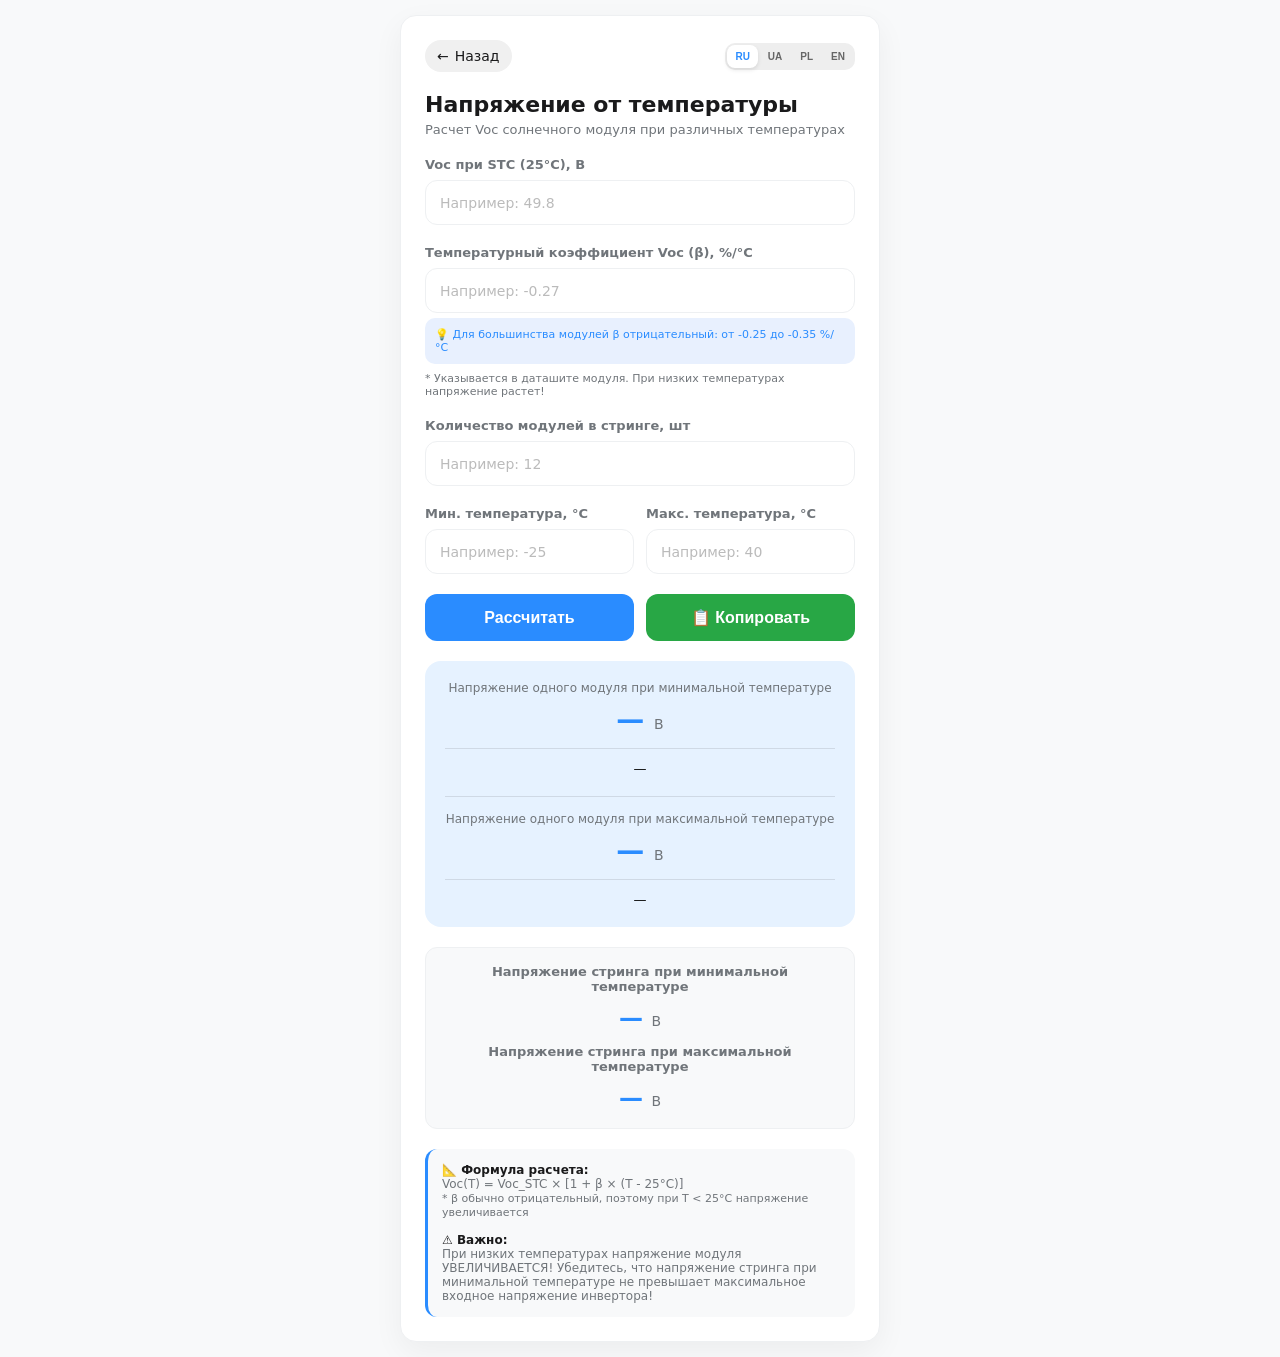
<file: voltage-temperature.html>
<!DOCTYPE html>
<html lang="ru">
<head>
    <!-- Google tag (gtag.js) -->
    <script async src="https://www.googletagmanager.com/gtag/js?id=G-0JQD4RVE06"></script>
    <link rel="icon" type="image/jpg" href="favicon.jpg">
    <meta charset="UTF-8">
    <meta name="viewport" content="width=device-width, initial-scale=1.0, maximum-scale=1.0, user-scalable=no">
    <title>Solar Toolbox - Напряжение от температуры</title>
    <style>
        :root { 
            --bg: #f8f9fa; 
            --card-bg: #ffffff; 
            --accent: #2a8cff; 
            --accent-light: #e6f2ff;
            --border: #eef0f2; 
            --radius: 16px; 
            --text-main: #1a1a1b;
            --text-muted: #70757a;
            --danger: #ff6b6b;
            --success: #51cf66;
            --warning: #ffd93d;
        }
        
        * { box-sizing: border-box; -webkit-tap-highlight-color: transparent; }
        
        body { 
            font-family: 'Segoe UI', system-ui, -apple-system, sans-serif; 
            background: var(--bg); 
            margin: 0; padding: 15px; 
            display: flex; justify-content: center; min-height: 100vh;
        }

        .container { 
            width: 100%; max-width: 480px; 
            background: var(--card-bg); padding: 24px; 
            border-radius: var(--radius); border: 1px solid var(--border);
            box-shadow: 0 10px 30px rgba(0,0,0,0.05); 
            height: fit-content;
            animation: fadeIn 0.3s ease;
        }

        @keyframes fadeIn { from { opacity: 0; transform: translateY(10px); } to { opacity: 1; transform: translateY(0); } }

        .header-top { display: flex; justify-content: space-between; align-items: center; margin-bottom: 20px; gap: 10px; flex-wrap: wrap; }
        .back-btn {
            display: flex;
            align-items: center;
            gap: 6px;
            background: #f0f0f0;
            padding: 8px 12px;
            border-radius: 30px;
            text-decoration: none;
            color: var(--text-main);
            font-size: 14px;
            font-weight: 500;
            transition: 0.2s;
        }
        .back-btn:active { background: #e0e0e0; transform: scale(0.97); }
        
        .lang-switch { display: flex; gap: 2px; background: #eee; padding: 2px; border-radius: 10px; }
        .lang-btn {
            padding: 6px 8px; font-size: 10px; font-weight: bold; border-radius: 8px;
            cursor: pointer; border: none; background: transparent; color: #666; transition: 0.2s;
        }
        .lang-btn.active { background: white; color: var(--accent); box-shadow: 0 2px 4px rgba(0,0,0,0.1); }

        .page-title { margin-bottom: 20px; }
        .page-title h1 { font-size: 22px; margin: 0; color: var(--text-main); }
        .page-title p { font-size: 13px; color: var(--text-muted); margin: 5px 0 0; }

        .input-group {
            margin-bottom: 20px;
        }
        .input-group label {
            display: block;
            font-size: 13px;
            font-weight: 600;
            color: var(--text-muted);
            margin-bottom: 8px;
        }
        .input-group input {
            width: 100%;
            padding: 12px 14px;
            border: 1px solid var(--border);
            border-radius: 12px;
            font-size: 16px;
            font-family: inherit;
            transition: 0.2s;
            background: #fff;
        }
        .input-group input:focus {
            outline: none;
            border-color: var(--accent);
            box-shadow: 0 0 0 3px rgba(42, 140, 255, 0.1);
        }
        .input-group input::placeholder {
            color: #bbb;
            font-size: 14px;
        }
        .input-row {
            display: flex;
            gap: 12px;
        }
        .input-row .input-group {
            flex: 1;
        }

        .result-card {
            background: var(--accent-light);
            border-radius: var(--radius);
            padding: 20px;
            margin: 20px 0;
            text-align: center;
        }
        .result-label {
            font-size: 12px;
            color: var(--text-muted);
            margin-bottom: 8px;
        }
        .result-value {
            font-size: 28px;
            font-weight: 800;
            color: var(--accent);
        }
        .result-unit {
            font-size: 14px;
            font-weight: normal;
            color: var(--text-muted);
        }
        .sub-result {
            margin-top: 12px;
            padding-top: 12px;
            border-top: 1px solid rgba(0,0,0,0.1);
            font-size: 13px;
        }
        .sub-result.positive {
            color: #d32f2f;
        }
        .sub-result.negative {
            color: #2e7d32;
        }
        .string-result {
            background: #f8f9fa;
            border-radius: 12px;
            padding: 16px;
            margin-top: 15px;
            text-align: center;
            border: 1px solid var(--border);
        }
        .string-result .result-label {
            font-size: 13px;
            font-weight: 600;
            margin-bottom: 10px;
        }
        .string-result .result-value {
            font-size: 24px;
        }

        .info-box {
            background: #f8f9fa;
            border-radius: 12px;
            padding: 14px;
            margin-top: 20px;
            font-size: 12px;
            color: var(--text-muted);
            border-left: 3px solid var(--accent);
        }
        .info-box strong {
            color: var(--text-main);
        }

        .note {
            font-size: 11px;
            color: var(--text-muted);
            margin-top: 8px;
        }

        .button-group {
            display: flex;
            gap: 12px;
            margin-bottom: 20px;
        }
        
        button {
            flex: 1;
            padding: 14px;
            background: var(--accent);
            color: white;
            border: none;
            border-radius: 12px;
            font-size: 16px;
            font-weight: 600;
            cursor: pointer;
            transition: 0.2s;
        }
        button:active {
            transform: scale(0.98);
            background: #1a6fd6;
        }
        
        .copy-btn {
            background: #28a745;
        }
        .copy-btn:active {
            background: #218838;
        }
        
        .error-message {
            background: #fff0f0;
            border-left: 3px solid var(--danger);
            padding: 12px;
            border-radius: 12px;
            margin-bottom: 20px;
            font-size: 13px;
            color: #d32f2f;
            display: none;
        }
        
        .toast {
            position: fixed;
            bottom: 30px;
            left: 50%;
            transform: translateX(-50%);
            background: rgba(0,0,0,0.8);
            color: white;
            padding: 10px 20px;
            border-radius: 30px;
            font-size: 14px;
            z-index: 1000;
            animation: fadeOut 2s ease forwards;
            pointer-events: none;
        }
        
        @keyframes fadeOut {
            0% { opacity: 1; transform: translateX(-50%) translateY(0); }
            70% { opacity: 1; }
            100% { opacity: 0; transform: translateX(-50%) translateY(20px); visibility: hidden; }
        }
        
        .coeff-hint {
            background: #e8f0fe;
            padding: 10px;
            border-radius: 10px;
            margin-top: 5px;
            font-size: 11px;
            color: var(--accent);
        }

        @media (max-width: 480px) {
            .container { padding: 20px; }
            .result-value { font-size: 24px; }
            .button-group { flex-direction: column; }
            button { padding: 12px; }
            .string-result .result-value { font-size: 20px; }
        }
    </style>
</head>
<body>

<div class="container">
    <div class="header-top">
        <a href="index.html" class="back-btn">← <span data-t="back">Назад</span></a>
        <div class="lang-switch">
            <button class="lang-btn" onclick="setLang('ru')" data-l="ru">RU</button>
            <button class="lang-btn" onclick="setLang('ua')" data-l="ua">UA</button>
            <button class="lang-btn" onclick="setLang('pl')" data-l="pl">PL</button>
            <button class="lang-btn" onclick="setLang('en')" data-l="en">EN</button>
        </div>
    </div>

    <div class="page-title">
        <h1 data-t="title">Напряжение от температуры</h1>
        <p data-t="subtitle">Расчет Voc солнечного модуля при различных температурах</p>
    </div>
    
    <div class="error-message" id="errorMessage"></div>

    <div class="input-group">
        <label data-t="label_voc">Voc при STC (25°C), В</label>
        <input type="number" id="voc_stc" placeholder="" data-placeholder="voc_placeholder">
    </div>

    <div class="input-group">
        <label data-t="label_coeff">Температурный коэффициент Voc (β), %/°C</label>
        <input type="number" id="temp_coeff" placeholder="" data-placeholder="coeff_placeholder">
        <div class="coeff-hint" data-t="coeff_hint">💡 Для большинства модулей β отрицательный: от -0.25 до -0.35 %/°C</div>
        <div class="note" data-t="coeff_note">* Указывается в даташите модуля. При низких температурах напряжение растет!</div>
    </div>

    <div class="input-group">
        <label data-t="label_modules">Количество модулей в стринге, шт</label>
        <input type="number" id="modules_count" placeholder="" data-placeholder="modules_placeholder">
    </div>

    <div class="input-row">
        <div class="input-group">
            <label data-t="label_tmin">Мин. температура, °C</label>
            <input type="number" id="temp_min" placeholder="" data-placeholder="temp_min_placeholder">
        </div>
        <div class="input-group">
            <label data-t="label_tmax">Макс. температура, °C</label>
            <input type="number" id="temp_max" placeholder="" data-placeholder="temp_max_placeholder">
        </div>
    </div>

    <div class="button-group">
        <button onclick="calculateVoltage(true)" data-t="calc_btn">Рассчитать</button>
        <button onclick="copyResults()" class="copy-btn" data-t="copy_btn">📋 Копировать</button>
    </div>

    <div class="result-card" id="resultArea">
        <div class="result-label" data-t="result_voc_min">Напряжение одного модуля при минимальной температуре</div>
        <div class="result-value" id="voc_min_value">— <span class="result-unit">В</span></div>
        <div class="sub-result" id="delta_min_info">—</div>
        
        <div style="margin-top: 20px; padding-top: 15px; border-top: 1px solid rgba(0,0,0,0.1);">
            <div class="result-label" data-t="result_voc_max">Напряжение одного модуля при максимальной температуре</div>
            <div class="result-value" id="voc_max_value">— <span class="result-unit">В</span></div>
            <div class="sub-result" id="delta_max_info">—</div>
        </div>
    </div>

    <div class="string-result" id="stringResultArea">
        <div class="result-label" data-t="result_string_min">Напряжение стринга при минимальной температуре</div>
        <div class="result-value" id="string_min_value">— <span class="result-unit">В</span></div>
        <div class="result-label" style="margin-top: 12px;" data-t="result_string_max">Напряжение стринга при максимальной температуре</div>
        <div class="result-value" id="string_max_value">— <span class="result-unit">В</span></div>
    </div>

    <div class="info-box">
        <strong data-t="formula_title">📐 Формула расчета:</strong><br>
        <span data-t="formula">Voc(T) = Voc_STC × [1 + β × (T - 25°C)]</span><br>
        <span data-t="formula_note" style="font-size: 11px;">* β обычно отрицательный, поэтому при T < 25°C напряжение увеличивается</span><br><br>
        <strong data-t="note_title">⚠️ Важно:</strong><br>
        <span data-t="note_text">При низких температурах напряжение модуля УВЕЛИЧИВАЕТСЯ! Убедитесь, что напряжение стринга при минимальной температуре не превышает максимальное входное напряжение инвертора!</span>
    </div>
</div>

<script>
const translations = {
    ru: {
        back: "Назад",
        title: "Напряжение от температуры",
        subtitle: "Расчет Voc солнечного модуля при различных температурах",
        label_voc: "Voc при STC (25°C), В",
        label_coeff: "Температурный коэффициент Voc (β), %/°C",
        label_modules: "Количество модулей в стринге, шт",
        coeff_hint: "💡 Для большинства модулей β отрицательный: от -0.25 до -0.35 %/°C",
        coeff_note: "* Указывается в даташите модуля. При низких температурах напряжение растет!",
        label_tmin: "Мин. температура, °C",
        label_tmax: "Макс. температура, °C",
        calc_btn: "Рассчитать",
        copy_btn: "📋 Копировать",
        result_voc_min: "Напряжение одного модуля при минимальной температуре",
        result_voc_max: "Напряжение одного модуля при максимальной температуре",
        result_string_min: "Напряжение стринга при минимальной температуре",
        result_string_max: "Напряжение стринга при максимальной температуре",
        formula_title: "📐 Формула расчета:",
        formula: "Voc(T) = Voc_STC × [1 + β × (T - 25°C)]",
        formula_note: "* β обычно отрицательный, поэтому при T < 25°C напряжение увеличивается",
        note_title: "⚠️ Важно:",
        note_text: "При низких температурах напряжение модуля УВЕЛИЧИВАЕТСЯ! Убедитесь, что напряжение стринга при минимальной температуре не превышает максимальное входное напряжение инвертора!",
        delta_info_positive: "↑ Увеличение: {change} В (+{percent}%)",
        delta_info_negative: "↓ Уменьшение: {change} В ({percent}%)",
        error_empty: "Пожалуйста, заполните все поля",
        copied: "✅ Результаты скопированы!",
        share_text: "📊 Расчет напряжения солнечного модуля от температуры:\n\nVoc(STC): {voc_stc} В\nβ: {coeff} %/°C\nКоличество модулей: {modules} шт.\n\n❄️ При {t_min}°C:\n• Один модуль: {voc_min} В ({delta_min})\n• Стринг: {string_min} В\n\n🔥 При {t_max}°C:\n• Один модуль: {voc_max} В ({delta_max})\n• Стринг: {string_max} В\n\n⚠️ При низких температурах напряжение УВЕЛИЧИВАЕТСЯ!",
        voc_placeholder: "Например: 49.8",
        coeff_placeholder: "Например: -0.27",
        modules_placeholder: "Например: 12",
        temp_min_placeholder: "Например: -25",
        temp_max_placeholder: "Например: 40"
    },
    ua: {
        back: "Назад",
        title: "Напруга від температури",
        subtitle: "Розрахунок Voc сонячного модуля при різних температурах",
        label_voc: "Voc при STC (25°C), В",
        label_coeff: "Температурний коефіцієнт Voc (β), %/°C",
        label_modules: "Кількість модулів у стрінгу, шт",
        coeff_hint: "💡 Для більшості модулів β від'ємний: від -0.25 до -0.35 %/°C",
        coeff_note: "* Вказується в даташиті модуля. При низьких температурах напруга зростає!",
        label_tmin: "Мін. температура, °C",
        label_tmax: "Макс. температура, °C",
        calc_btn: "Розрахувати",
        copy_btn: "📋 Копіювати",
        result_voc_min: "Напруга одного модуля при мінімальній температурі",
        result_voc_max: "Напруга одного модуля при максимальній температурі",
        result_string_min: "Напруга стрінга при мінімальній температурі",
        result_string_max: "Напруга стрінга при максимальній температурі",
        formula_title: "📐 Формула розрахунку:",
        formula: "Voc(T) = Voc_STC × [1 + β × (T - 25°C)]",
        formula_note: "* β зазвичай від'ємний, тому при T < 25°C напруга збільшується",
        note_title: "⚠️ Важливо:",
        note_text: "При низьких температурах напруга модуля ЗБІЛЬШУЄТЬСЯ! Переконайтеся, що напруга стрінга при мінімальній температурі не перевищує максимальну вхідну напругу інвертора!",
        delta_info_positive: "↑ Збільшення: {change} В (+{percent}%)",
        delta_info_negative: "↓ Зменшення: {change} В ({percent}%)",
        error_empty: "Будь ласка, заповніть всі поля",
        copied: "✅ Результати скопійовано!",
        share_text: "📊 Розрахунок напруги сонячного модуля від температури:\n\nVoc(STC): {voc_stc} В\nβ: {coeff} %/°C\nКількість модулів: {modules} шт.\n\n❄️ При {t_min}°C:\n• Один модуль: {voc_min} В ({delta_min})\n• Стрінг: {string_min} В\n\n🔥 При {t_max}°C:\n• Один модуль: {voc_max} В ({delta_max})\n• Стрінг: {string_max} В\n\n⚠️ При низьких температурах напруга ЗБІЛЬШУЄТЬСЯ!",
        voc_placeholder: "Наприклад: 49.8",
        coeff_placeholder: "Наприклад: -0.27",
        modules_placeholder: "Наприклад: 12",
        temp_min_placeholder: "Наприклад: -25",
        temp_max_placeholder: "Наприклад: 40"
    },
    pl: {
        back: "Wstecz",
        title: "Napięcie od temperatury",
        subtitle: "Obliczanie Voc modułu słonecznego w różnych temperaturach",
        label_voc: "Voc w STC (25°C), V",
        label_coeff: "Współczynnik temperaturowy Voc (β), %/°C",
        label_modules: "Liczba modułów w stringu, szt",
        coeff_hint: "💡 Dla większości modułów β jest ujemny: od -0.25 do -0.35 %/°C",
        coeff_note: "* Podawany w karcie katalogowej modułu. W niskich temperaturach napięcie rośnie!",
        label_tmin: "Min. temperatura, °C",
        label_tmax: "Maks. temperatura, °C",
        calc_btn: "Oblicz",
        copy_btn: "📋 Kopiuj",
        result_voc_min: "Napięcie pojedynczego modułu w minimalnej temperaturze",
        result_voc_max: "Napięcie pojedynczego modułu w maksymalnej temperaturze",
        result_string_min: "Napięcie stringa w minimalnej temperaturze",
        result_string_max: "Napięcie stringa w maksymalnej temperaturze",
        formula_title: "📐 Wzór obliczeniowy:",
        formula: "Voc(T) = Voc_STC × [1 + β × (T - 25°C)]",
        formula_note: "* β jest zwykle ujemny, więc przy T < 25°C napięcie wzrasta",
        note_title: "⚠️ Ważne:",
        note_text: "W niskich temperaturach napięcie modułu WZRASTA! Upewnij się, że napięcie stringa w minimalnej temperaturze nie przekracza maksymalnego napięcia wejściowego falownika!",
        delta_info_positive: "↑ Wzrost: {change} V (+{percent}%)",
        delta_info_negative: "↓ Spadek: {change} V ({percent}%)",
        error_empty: "Proszę wypełnić wszystkie pola",
        copied: "✅ Wyniki skopiowane!",
        share_text: "📊 Obliczanie napięcia modułu słonecznego od temperatury:\n\nVoc(STC): {voc_stc} V\nβ: {coeff} %/°C\nLiczba modułów: {modules} szt.\n\n❄️ Przy {t_min}°C:\n• Pojedynczy moduł: {voc_min} V ({delta_min})\n• String: {string_min} V\n\n🔥 Przy {t_max}°C:\n• Pojedynczy moduł: {voc_max} V ({delta_max})\n• String: {string_max} V\n\n⚠️ W niskich temperaturach napięcie WZRASTA!",
        voc_placeholder: "Np: 49.8",
        coeff_placeholder: "Np: -0.27",
        modules_placeholder: "Np: 12",
        temp_min_placeholder: "Np: -25",
        temp_max_placeholder: "Np: 40"
    },
    en: {
        back: "Back",
        title: "Voltage vs Temperature",
        subtitle: "Solar module Voc calculation at different temperatures",
        label_voc: "Voc at STC (25°C), V",
        label_coeff: "Voc temperature coefficient (β), %/°C",
        label_modules: "Number of modules in string, pcs",
        coeff_hint: "💡 For most modules β is negative: from -0.25 to -0.35 %/°C",
        coeff_note: "* Specified in module datasheet. Voltage increases at low temperatures!",
        label_tmin: "Min temperature, °C",
        label_tmax: "Max temperature, °C",
        calc_btn: "Calculate",
        copy_btn: "📋 Copy",
        result_voc_min: "Single module voltage at minimum temperature",
        result_voc_max: "Single module voltage at maximum temperature",
        result_string_min: "String voltage at minimum temperature",
        result_string_max: "String voltage at maximum temperature",
        formula_title: "📐 Formula:",
        formula: "Voc(T) = Voc_STC × [1 + β × (T - 25°C)]",
        formula_note: "* β is usually negative, so at T < 25°C voltage increases",
        note_title: "⚠️ Important:",
        note_text: "At low temperatures, module voltage INCREASES! Make sure string voltage at minimum temperature does not exceed inverter's maximum input voltage!",
        delta_info_positive: "↑ Increase: {change} V (+{percent}%)",
        delta_info_negative: "↓ Decrease: {change} V ({percent}%)",
        error_empty: "Please fill all fields",
        copied: "✅ Results copied!",
        share_text: "📊 Solar module voltage temperature calculation:\n\nVoc(STC): {voc_stc} V\nβ: {coeff} %/°C\nModules count: {modules} pcs\n\n❄️ At {t_min}°C:\n• Single module: {voc_min} V ({delta_min})\n• String: {string_min} V\n\n🔥 At {t_max}°C:\n• Single module: {voc_max} V ({delta_max})\n• String: {string_max} V\n\n⚠️ At low temperatures voltage INCREASES!",
        voc_placeholder: "Example: 49.8",
        coeff_placeholder: "Example: -0.27",
        modules_placeholder: "Example: 12",
        temp_min_placeholder: "Example: -25",
        temp_max_placeholder: "Example: 40"
    }
};

let currentLang = 'ru';

function setLang(lang) {
    localStorage.setItem('lang', lang);
    currentLang = lang;
    updateTexts();
    updatePlaceholders();
    updateResultsDisplay();
}

function updateTexts() {
    const lang = currentLang;
    document.querySelectorAll('[data-t]').forEach(el => {
        if(translations[lang][el.dataset.t]) {
            el.textContent = translations[lang][el.dataset.t];
        }
    });
    document.querySelectorAll('.lang-btn').forEach(b => {
        if (b.dataset.l === lang) {
            b.classList.add('active');
        } else {
            b.classList.remove('active');
        }
    });
}

function updatePlaceholders() {
    const lang = currentLang;
    const vocInput = document.getElementById('voc_stc');
    const coeffInput = document.getElementById('temp_coeff');
    const modulesInput = document.getElementById('modules_count');
    const tempMinInput = document.getElementById('temp_min');
    const tempMaxInput = document.getElementById('temp_max');
    
    if (vocInput) vocInput.placeholder = translations[lang].voc_placeholder;
    if (coeffInput) coeffInput.placeholder = translations[lang].coeff_placeholder;
    if (modulesInput) modulesInput.placeholder = translations[lang].modules_placeholder;
    if (tempMinInput) tempMinInput.placeholder = translations[lang].temp_min_placeholder;
    if (tempMaxInput) tempMaxInput.placeholder = translations[lang].temp_max_placeholder;
}

function showToast(message) {
    const toast = document.createElement('div');
    toast.className = 'toast';
    toast.textContent = message;
    document.body.appendChild(toast);
    setTimeout(() => {
        toast.remove();
    }, 2000);
}

function hideError() {
    const errorDiv = document.getElementById('errorMessage');
    if (errorDiv) errorDiv.style.display = 'none';
}

function showError(message) {
    const errorDiv = document.getElementById('errorMessage');
    if (errorDiv) {
        errorDiv.textContent = message;
        errorDiv.style.display = 'block';
        setTimeout(() => {
            errorDiv.style.display = 'none';
        }, 3000);
    }
}

function areInputsValid() {
    const vocSTC = parseFloat(document.getElementById('voc_stc').value);
    const coeffPercent = parseFloat(document.getElementById('temp_coeff').value);
    const modulesCount = parseFloat(document.getElementById('modules_count').value);
    const tMin = parseFloat(document.getElementById('temp_min').value);
    const tMax = parseFloat(document.getElementById('temp_max').value);
    
    return !(isNaN(vocSTC) || isNaN(coeffPercent) || isNaN(modulesCount) || isNaN(tMin) || isNaN(tMax));
}

function updateResultsDisplay() {
    if (!areInputsValid()) {
        document.getElementById('voc_min_value').innerHTML = '— <span class="result-unit">В</span>';
        document.getElementById('voc_max_value').innerHTML = '— <span class="result-unit">В</span>';
        document.getElementById('string_min_value').innerHTML = '— <span class="result-unit">В</span>';
        document.getElementById('string_max_value').innerHTML = '— <span class="result-unit">В</span>';
        document.getElementById('delta_min_info').innerHTML = '—';
        document.getElementById('delta_max_info').innerHTML = '—';
        return;
    }
    
    const vocSTC = parseFloat(document.getElementById('voc_stc').value);
    const coeffPercent = parseFloat(document.getElementById('temp_coeff').value);
    const modulesCount = parseFloat(document.getElementById('modules_count').value);
    const tMin = parseFloat(document.getElementById('temp_min').value);
    const tMax = parseFloat(document.getElementById('temp_max').value);
    
    const coeff = coeffPercent / 100;
    
    const vocMin = vocSTC * (1 + coeff * (tMin - 25));
    const vocMax = vocSTC * (1 + coeff * (tMax - 25));
    const stringMin = vocMin * modulesCount;
    const stringMax = vocMax * modulesCount;
    
    const deltaMin = vocMin - vocSTC;
    const deltaMinPercent = (deltaMin / vocSTC) * 100;
    const deltaMax = vocMax - vocSTC;
    const deltaMaxPercent = (deltaMax / vocSTC) * 100;
    
    document.getElementById('voc_min_value').innerHTML = vocMin.toFixed(1) + ' <span class="result-unit">В</span>';
    document.getElementById('voc_max_value').innerHTML = vocMax.toFixed(1) + ' <span class="result-unit">В</span>';
    document.getElementById('string_min_value').innerHTML = stringMin.toFixed(1) + ' <span class="result-unit">В</span>';
    document.getElementById('string_max_value').innerHTML = stringMax.toFixed(1) + ' <span class="result-unit">В</span>';
    
    const deltaMinFormatted = (deltaMin > 0 ? '+' : '') + deltaMin.toFixed(1);
    const deltaMinPercentFormatted = (deltaMinPercent > 0 ? '+' : '') + deltaMinPercent.toFixed(1);
    const deltaMaxFormatted = (deltaMax > 0 ? '+' : '') + deltaMax.toFixed(1);
    const deltaMaxPercentFormatted = (deltaMaxPercent > 0 ? '+' : '') + deltaMaxPercent.toFixed(1);
    
    const deltaInfoPositive = translations[currentLang].delta_info_positive;
    const deltaInfoNegative = translations[currentLang].delta_info_negative;
    
    let minInfo, maxInfo;
    
    if (deltaMin > 0) {
        minInfo = deltaInfoPositive.replace('{change}', deltaMinFormatted).replace('{percent}', deltaMinPercentFormatted);
    } else {
        minInfo = deltaInfoNegative.replace('{change}', deltaMinFormatted).replace('{percent}', deltaMinPercentFormatted);
    }
    
    if (deltaMax > 0) {
        maxInfo = deltaInfoPositive.replace('{change}', deltaMaxFormatted).replace('{percent}', deltaMaxPercentFormatted);
    } else {
        maxInfo = deltaInfoNegative.replace('{change}', deltaMaxFormatted).replace('{percent}', deltaMaxPercentFormatted);
    }
    
    const minInfoElement = document.getElementById('delta_min_info');
    const maxInfoElement = document.getElementById('delta_max_info');
    
    minInfoElement.innerHTML = minInfo;
    maxInfoElement.innerHTML = maxInfo;
    
    minInfoElement.className = 'sub-result ' + (deltaMin > 0 ? 'positive' : 'negative');
    maxInfoElement.className = 'sub-result ' + (deltaMax > 0 ? 'positive' : 'negative');
}

function calculateVoltage(showErrorOnEmpty = false) {
    if (!areInputsValid()) {
        if (showErrorOnEmpty) {
            showError(translations[currentLang].error_empty);
        }
        updateResultsDisplay();
        return;
    }
    
    hideError();
    updateResultsDisplay();
}

function getCurrentResults() {
    const vocSTC = parseFloat(document.getElementById('voc_stc').value);
    const coeffPercent = parseFloat(document.getElementById('temp_coeff').value);
    const modulesCount = parseFloat(document.getElementById('modules_count').value);
    const tMin = parseFloat(document.getElementById('temp_min').value);
    const tMax = parseFloat(document.getElementById('temp_max').value);
    
    if (isNaN(vocSTC) || isNaN(coeffPercent) || isNaN(modulesCount) || isNaN(tMin) || isNaN(tMax)) {
        return null;
    }
    
    const coeff = coeffPercent / 100;
    const vocMin = vocSTC * (1 + coeff * (tMin - 25));
    const vocMax = vocSTC * (1 + coeff * (tMax - 25));
    const stringMin = vocMin * modulesCount;
    const stringMax = vocMax * modulesCount;
    const deltaMin = vocMin - vocSTC;
    const deltaMax = vocMax - vocSTC;
    
    return {
        voc_stc: vocSTC.toFixed(1),
        coeff: coeffPercent.toFixed(2),
        modules: modulesCount,
        t_min: tMin,
        t_max: tMax,
        voc_min: vocMin.toFixed(1),
        voc_max: vocMax.toFixed(1),
        string_min: stringMin.toFixed(1),
        string_max: stringMax.toFixed(1),
        delta_min: (deltaMin > 0 ? '+' : '') + deltaMin.toFixed(1),
        delta_max: (deltaMax > 0 ? '+' : '') + deltaMax.toFixed(1)
    };
}

function copyResults() {
    const results = getCurrentResults();
    if (!results) {
        showError(translations[currentLang].error_empty);
        return;
    }
    
    let text = translations[currentLang].share_text;
    text = text.replace('{voc_stc}', results.voc_stc)
               .replace('{coeff}', results.coeff)
               .replace('{modules}', results.modules)
               .replace('{t_min}', results.t_min)
               .replace('{t_max}', results.t_max)
               .replace('{voc_min}', results.voc_min)
               .replace('{voc_max}', results.voc_max)
               .replace('{string_min}', results.string_min)
               .replace('{string_max}', results.string_max)
               .replace('{delta_min}', results.delta_min)
               .replace('{delta_max}', results.delta_max);
    
    navigator.clipboard.writeText(text).then(() => {
        showToast(translations[currentLang].copied);
    }).catch(() => {
        showError('Failed to copy');
    });
}

// Инициализация
const savedLang = localStorage.getItem('lang') || 'ru';
currentLang = savedLang;
updateTexts();
updatePlaceholders();
updateResultsDisplay();

// Автоматическое обновление при вводе данных (без ошибок)
document.querySelectorAll('input').forEach(input => {
    input.addEventListener('input', () => {
        updateResultsDisplay();
    });
});
</script>
</body>
</html>
</file>
